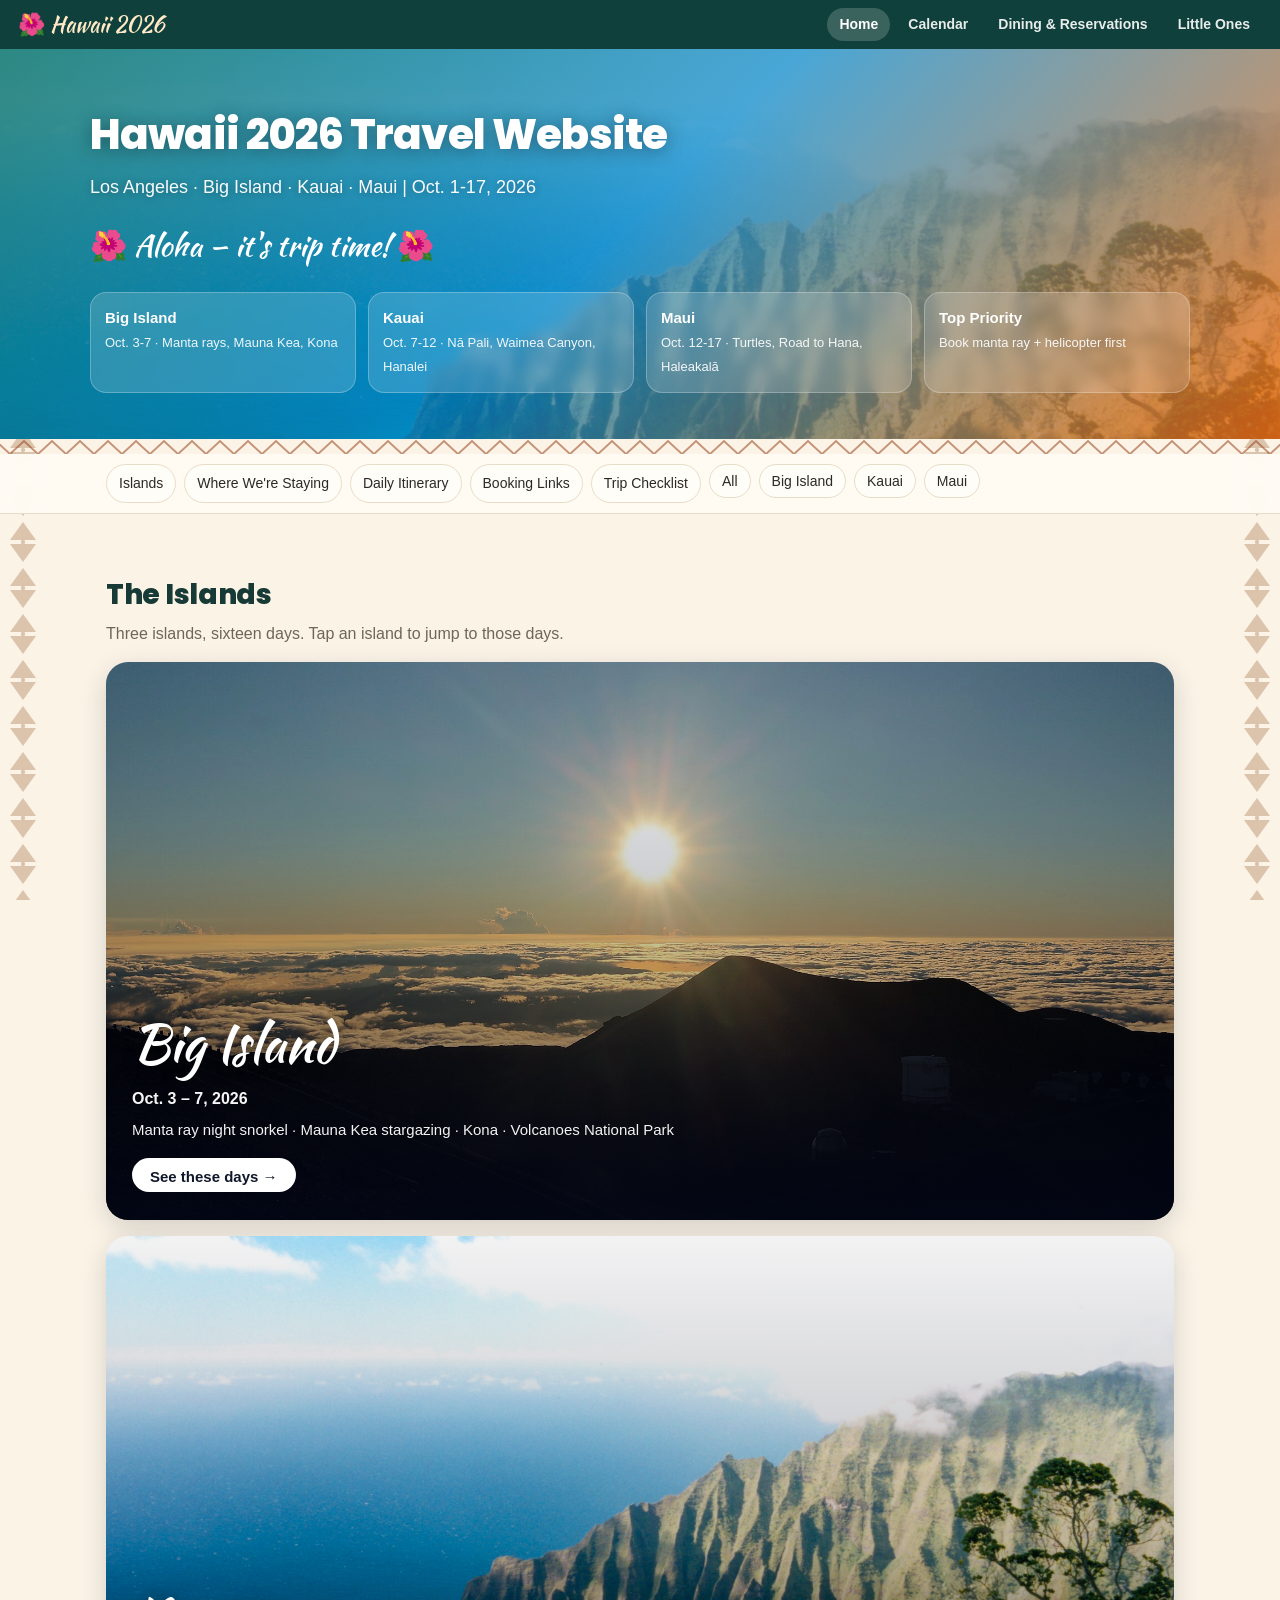
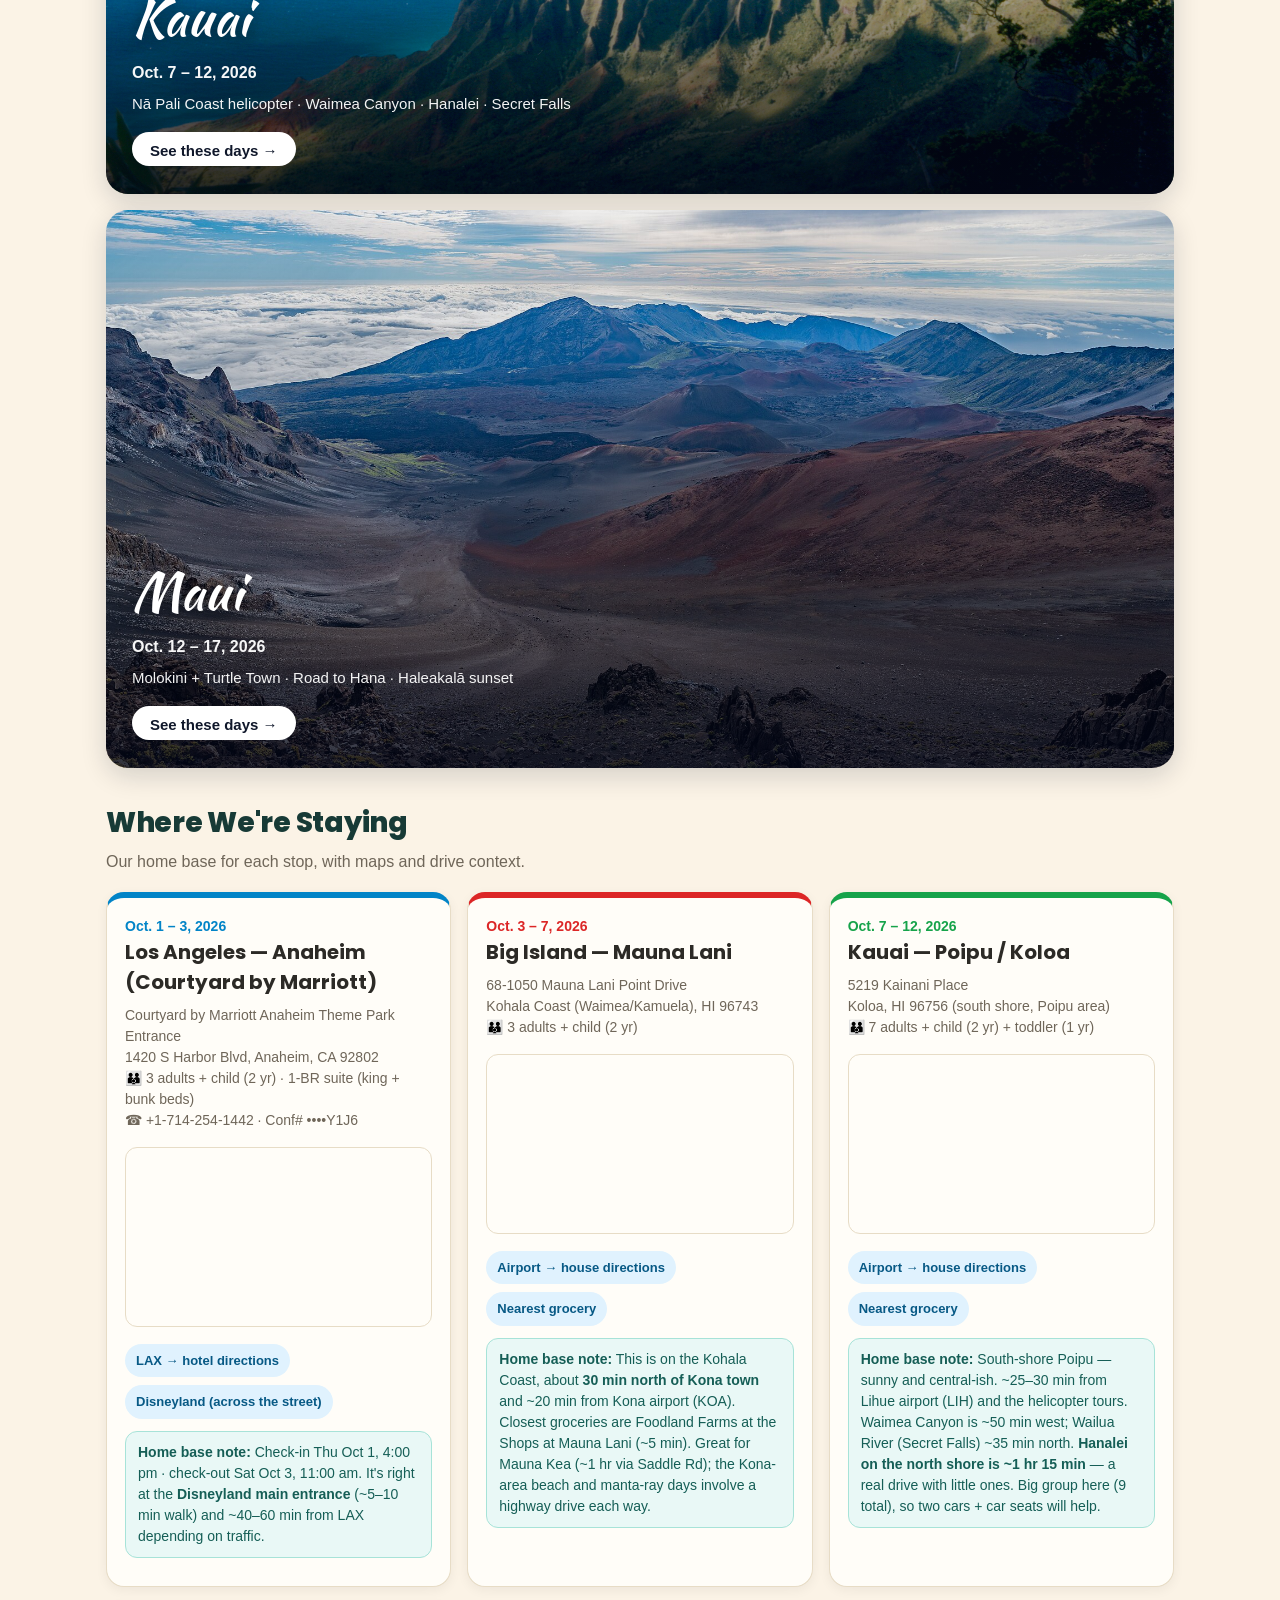
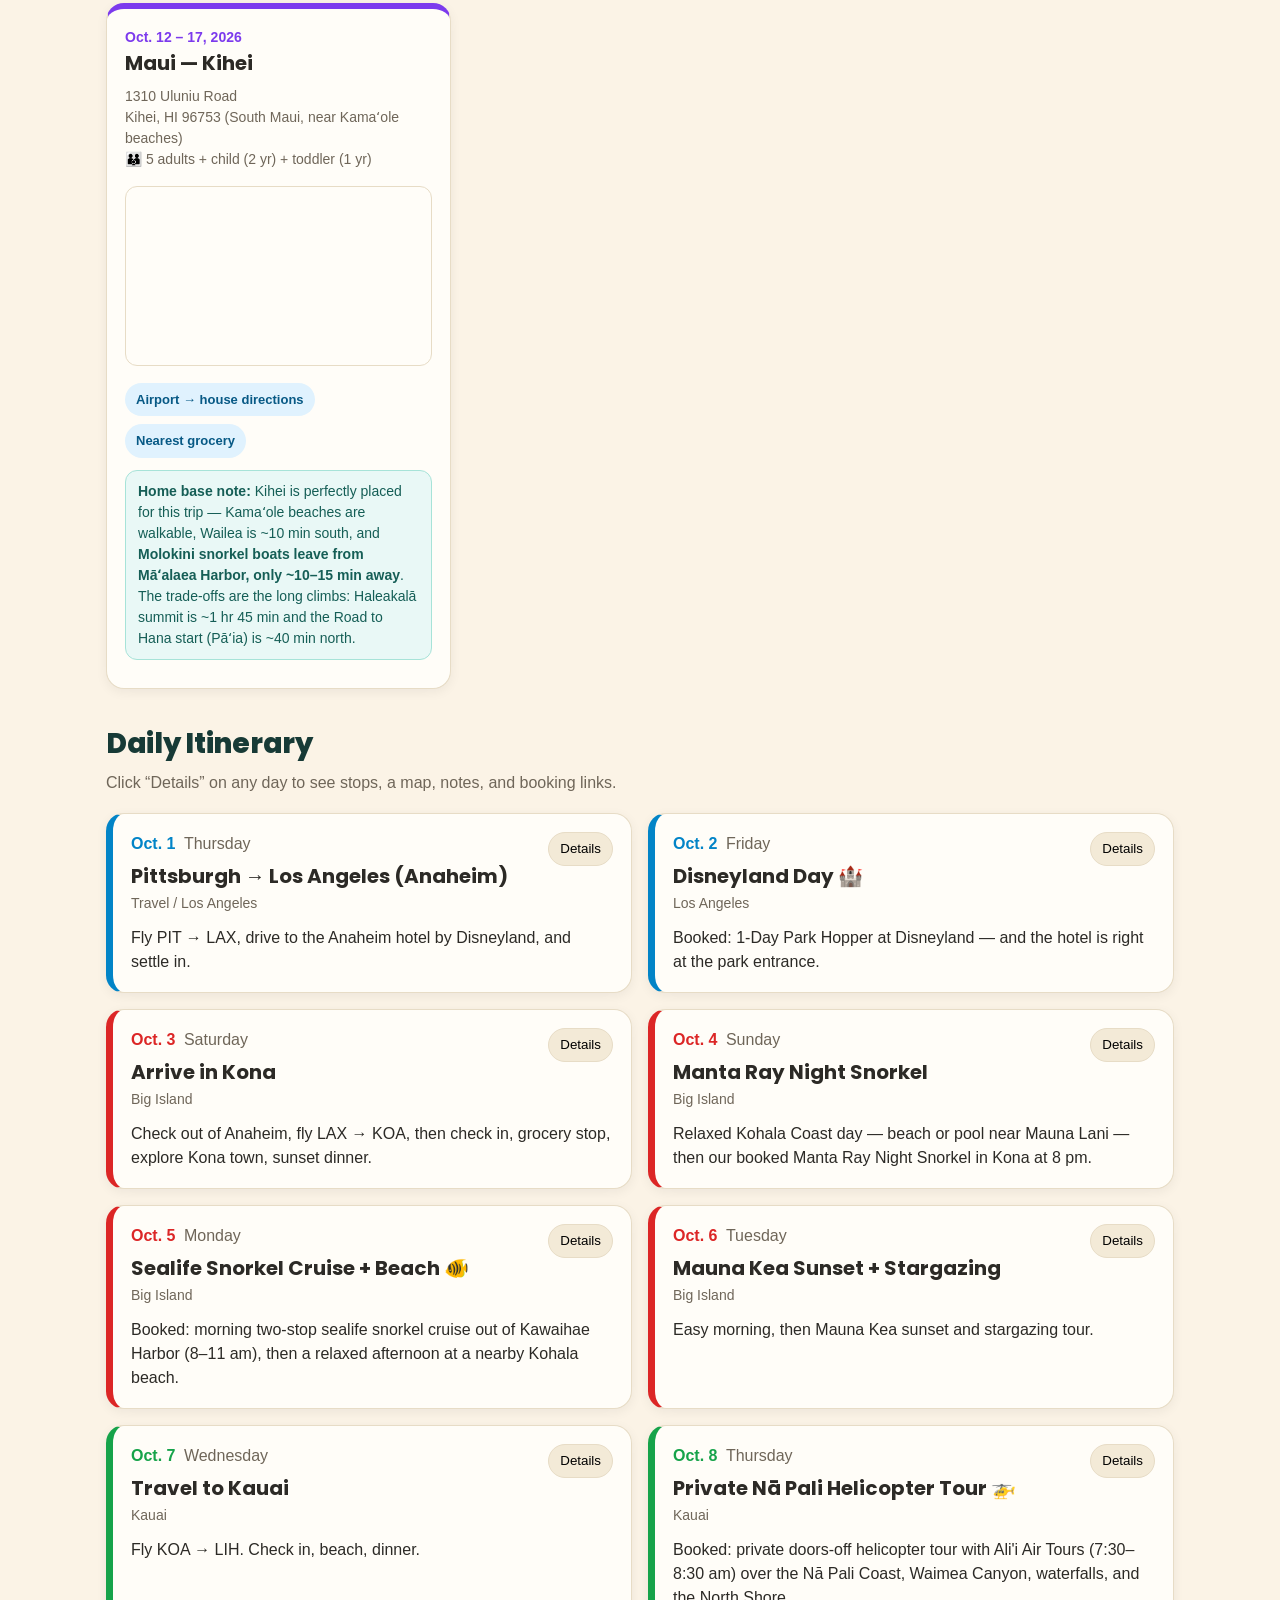
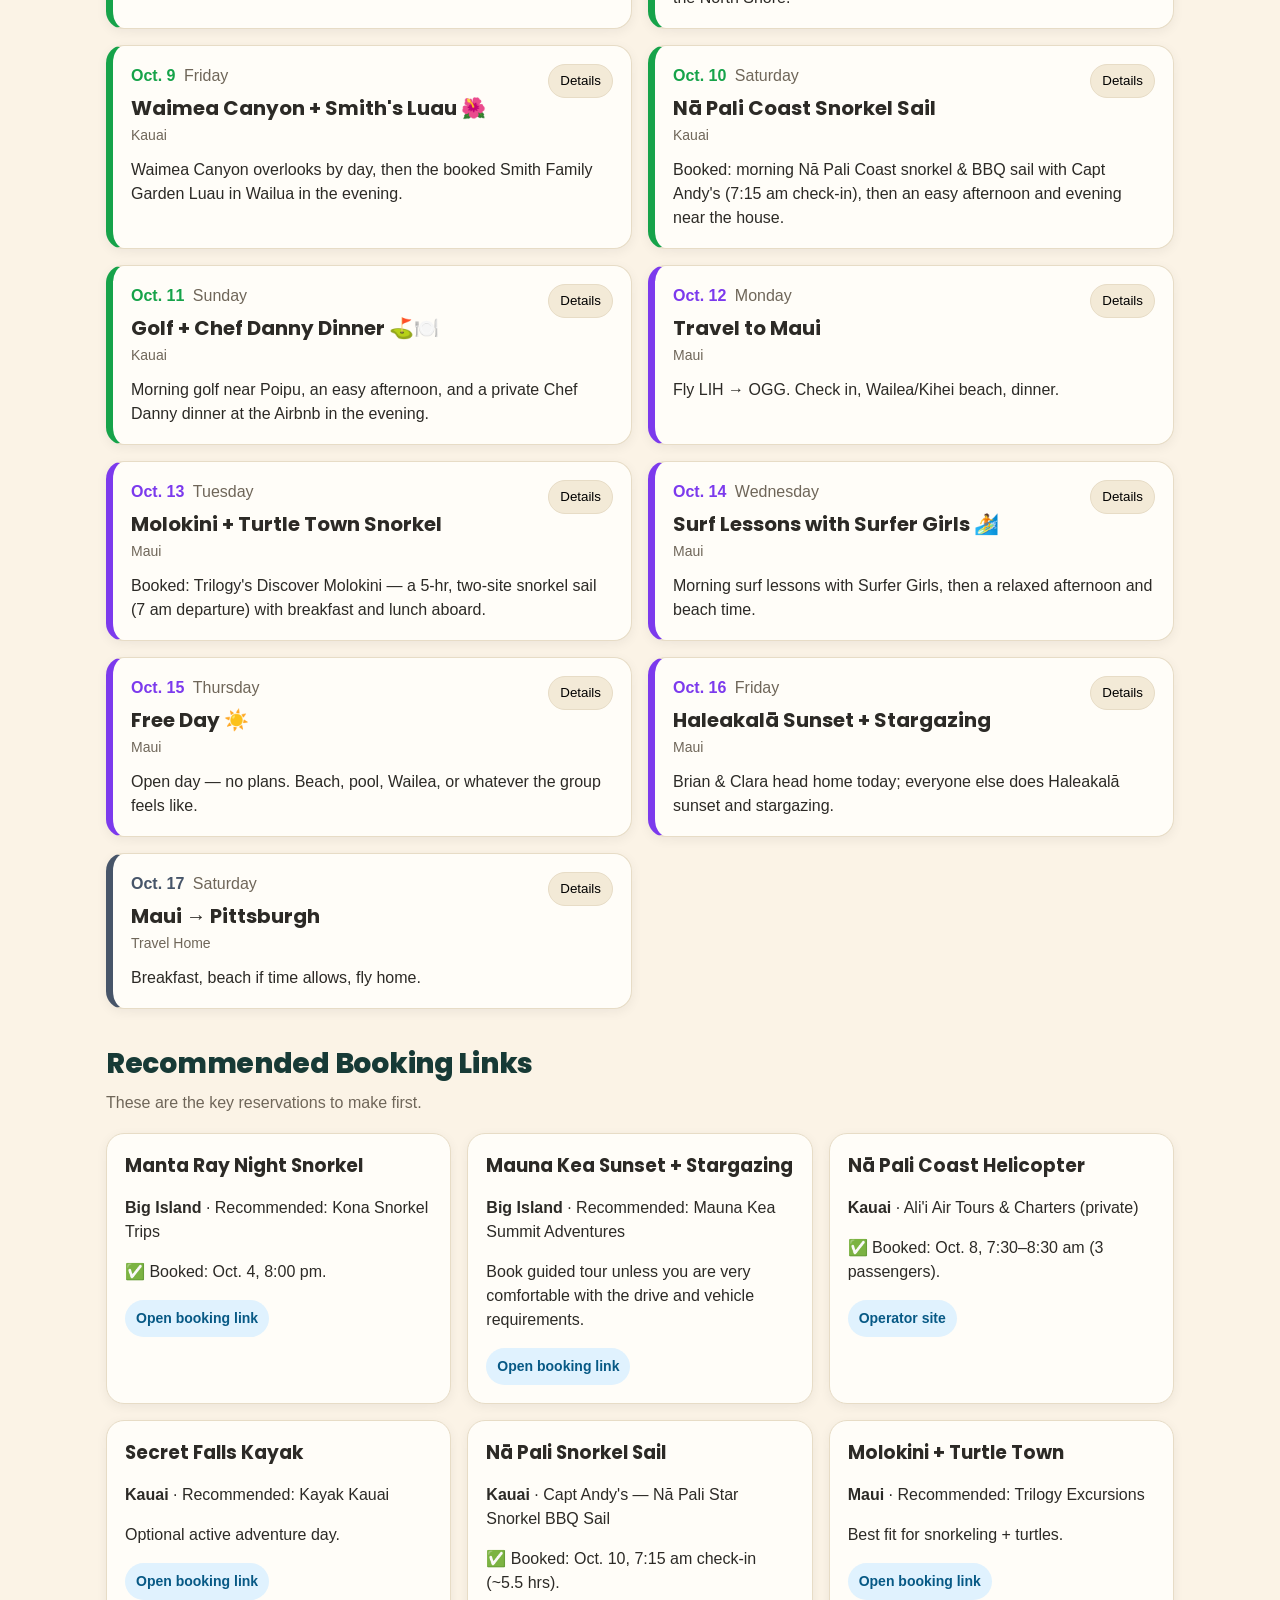
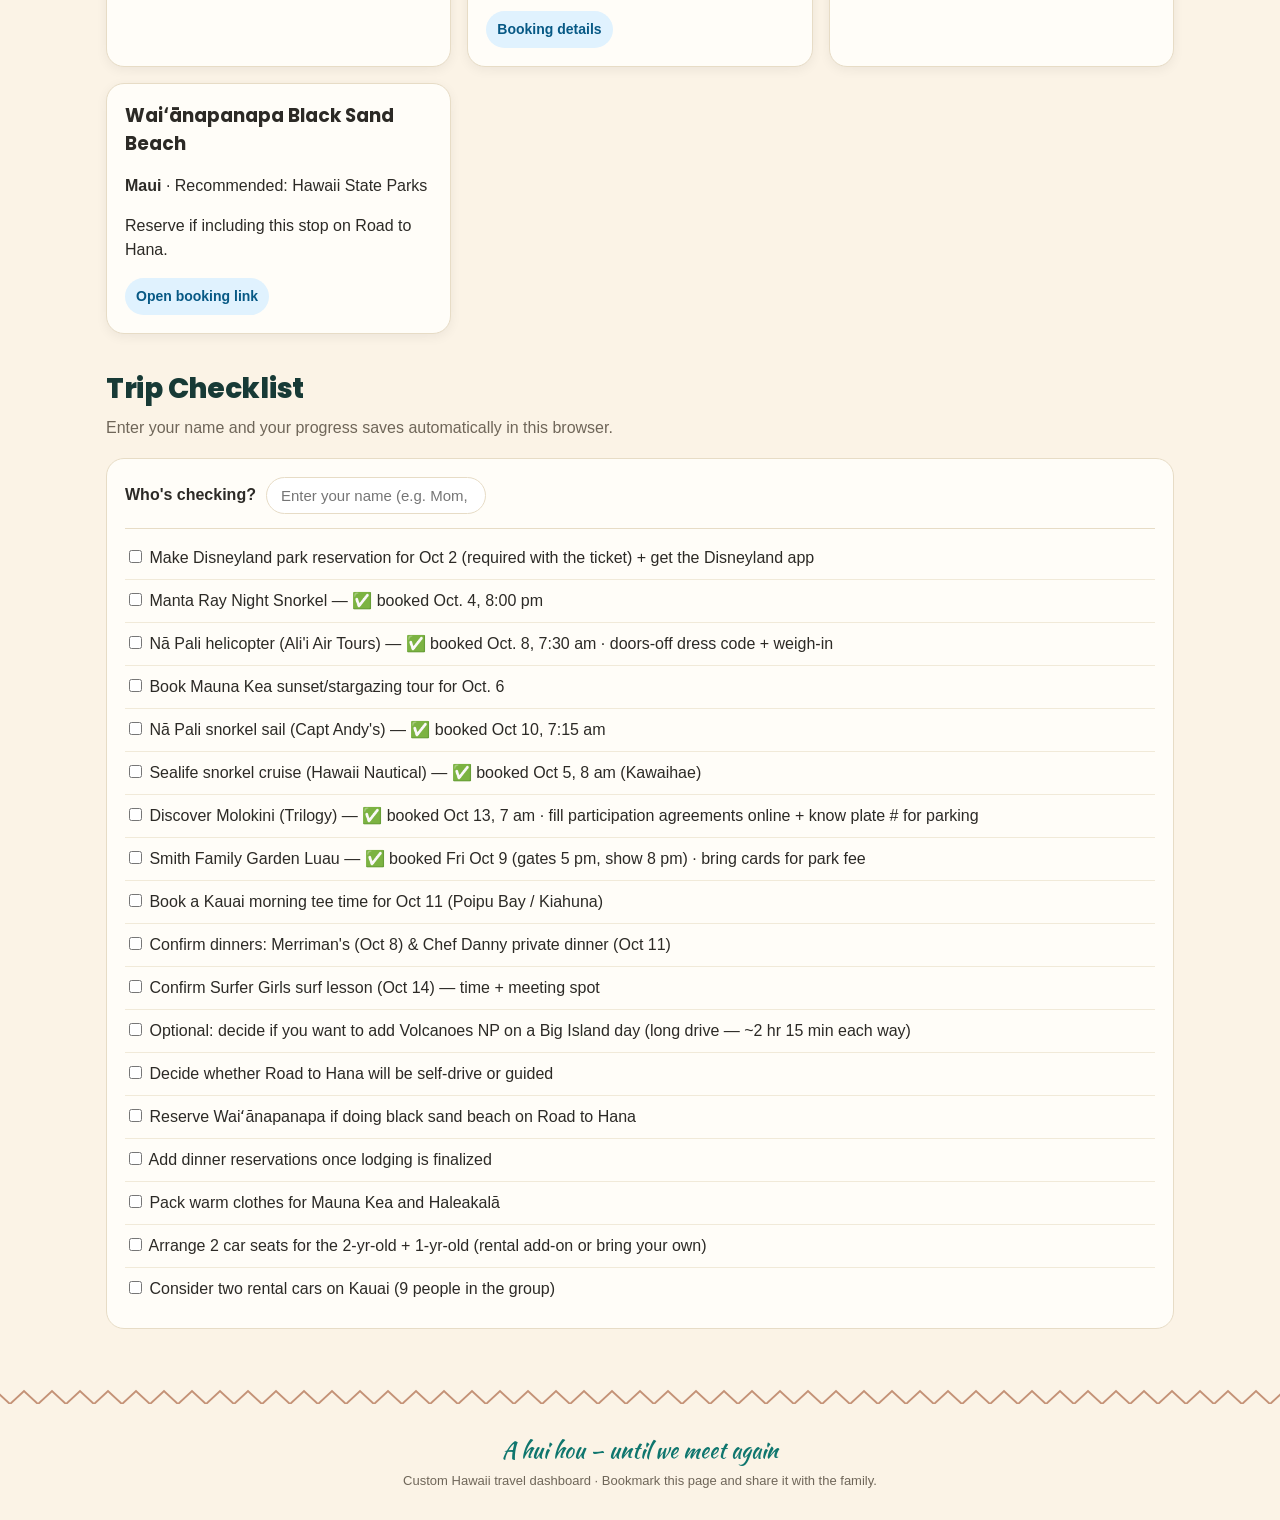
<file: index.html>
<!doctype html>
<html lang="en">
<head>
<meta charset="utf-8">
<meta name="viewport" content="width=device-width, initial-scale=1">
<title>Hawaii 2026 Travel Website</title>
<link rel="preconnect" href="https://fonts.googleapis.com">
<link rel="preconnect" href="https://fonts.gstatic.com" crossorigin>
<link href="https://fonts.googleapis.com/css2?family=Kaushan+Script&family=Poppins:wght@600;700;800&display=swap" rel="stylesheet">
<link rel="stylesheet" href="styles.css">
</head>
<body>
<div class="site-nav">
  <a class="brand" href="index.html">🌺 Hawaii 2026</a>
  <div class="site-links">
    <a class="site-link active" href="index.html">Home</a>
    <a class="site-link" href="calendar.html">Calendar</a>
    <a class="site-link" href="dining.html">Dining &amp; Reservations</a>
    <a class="site-link" href="littleones.html">Little Ones</a>
  </div>
</div>
<header>
  <div class="header-inner">
    <h1>Hawaii 2026 Travel Website</h1>
    <div class="subtitle">Los Angeles · Big Island · Kauai · Maui | Oct. 1-17, 2026</div>

    <div class="countdown" id="countdown">
      <span class="cd-label">Countdown to departure</span>
      <div class="cd-boxes">
        <div class="cd-box"><span id="cd-days">--</span><small>days</small></div>
        <div class="cd-box"><span id="cd-hours">--</span><small>hours</small></div>
        <div class="cd-box"><span id="cd-mins">--</span><small>mins</small></div>
        <div class="cd-box"><span id="cd-secs">--</span><small>secs</small></div>
      </div>
    </div>

    <div class="quick-grid">
      <div class="quick"><strong>Big Island</strong><span>Oct. 3-7 · Manta rays, Mauna Kea, Kona</span></div>
      <div class="quick"><strong>Kauai</strong><span>Oct. 7-12 · Nā Pali, Waimea Canyon, Hanalei</span></div>
      <div class="quick"><strong>Maui</strong><span>Oct. 12-17 · Turtles, Road to Hana, Haleakalā</span></div>
      <div class="quick"><strong>Top Priority</strong><span>Book manta ray + helicopter first</span></div>
    </div>
  </div>
</header>
<div class="tapa-band"></div>

<nav>
  <div class="nav-inner">
    <a href="#islands">Islands</a>
    <a href="#stays">Where We're Staying</a>
    <a href="#itinerary">Daily Itinerary</a>
    <a href="#bookings">Booking Links</a>
    <a href="#checklist">Trip Checklist</a>
    <button class="filter-btn" onclick="filterIsland('All', this)">All</button>
    <button class="filter-btn" onclick="filterIsland('Big Island', this)">Big Island</button>
    <button class="filter-btn" onclick="filterIsland('Kauai', this)">Kauai</button>
    <button class="filter-btn" onclick="filterIsland('Maui', this)">Maui</button>
  </div>
</nav>

<main>
  <section id="islands" class="islands">
    <div class="section-title">
      <div>
        <h2>The Islands</h2>
        <p>Three islands, sixteen days. Tap an island to jump to those days.</p>
      </div>
    </div>

    <div class="island-hero" style="background-image:url('images/bigisland.jpg')">
      <div class="ih-content">
        <h2>Big Island</h2>
        <div class="ih-dates">Oct. 3 – 7, 2026</div>
        <div class="ih-highlights">Manta ray night snorkel · Mauna Kea stargazing · Kona · Volcanoes National Park</div>
        <button class="ih-btn" onclick="goIsland('Big Island')">See these days →</button>
      </div>
    </div>

    <div class="island-hero" style="background-image:url('images/kauai.jpg')">
      <div class="ih-content">
        <h2>Kauai</h2>
        <div class="ih-dates">Oct. 7 – 12, 2026</div>
        <div class="ih-highlights">Nā Pali Coast helicopter · Waimea Canyon · Hanalei · Secret Falls</div>
        <button class="ih-btn" onclick="goIsland('Kauai')">See these days →</button>
      </div>
    </div>

    <div class="island-hero" style="background-image:url('images/maui.jpg')">
      <div class="ih-content">
        <h2>Maui</h2>
        <div class="ih-dates">Oct. 12 – 17, 2026</div>
        <div class="ih-highlights">Molokini + Turtle Town · Road to Hana · Haleakalā sunset</div>
        <button class="ih-btn" onclick="goIsland('Maui')">See these days →</button>
      </div>
    </div>
  </section>

  <section id="stays">
    <div class="section-title">
      <div>
        <h2>Where We're Staying</h2>
        <p>Our home base for each stop, with maps and drive context.</p>
      </div>
    </div>
    <div class="stays-grid">

      <div class="stay-card" style="--accent:#0284c7">
        <div class="stay-dates">Oct. 1 – 3, 2026</div>
        <h3>Los Angeles — Anaheim (Courtyard by Marriott)</h3>
        <p class="stay-addr">Courtyard by Marriott Anaheim Theme Park Entrance<br>1420 S Harbor Blvd, Anaheim, CA 92802<br>👪 3 adults + child (2 yr) · 1-BR suite (king + bunk beds)<br>☎ +1-714-254-1442 · Conf# ••••Y1J6</p>
        <iframe loading="lazy" referrerpolicy="no-referrer-when-downgrade"
          src="https://www.google.com/maps?q=1420%20South%20Harbor%20Boulevard%2C%20Anaheim%2C%20CA%2092802&output=embed"></iframe>
        <div class="stay-links">
          <a target="_blank" href="https://www.google.com/maps/dir/?api=1&origin=Los+Angeles+International+Airport&destination=1420+S+Harbor+Blvd+Anaheim+CA+92802">LAX → hotel directions</a>
          <a target="_blank" href="https://www.google.com/maps/search/?api=1&query=Disneyland+Park+main+entrance">Disneyland (across the street)</a>
        </div>
        <div class="drive" style="margin-top:12px">
          <strong>Home base note:</strong> Check-in Thu Oct 1, 4:00 pm · check-out Sat Oct 3, 11:00 am. It's right at the <strong>Disneyland main entrance</strong> (~5–10 min walk) and ~40–60 min from LAX depending on traffic.
        </div>
      </div>

      <div class="stay-card" style="--accent:#dc2626">
        <div class="stay-dates">Oct. 3 – 7, 2026</div>
        <h3>Big Island — Mauna Lani</h3>
        <p class="stay-addr">68-1050 Mauna Lani Point Drive<br>Kohala Coast (Waimea/Kamuela), HI 96743<br>👪 3 adults + child (2 yr)</p>
        <iframe loading="lazy" referrerpolicy="no-referrer-when-downgrade"
          src="https://www.google.com/maps?q=68-1050%20Mauna%20Lani%20Point%20Drive%2C%20Waimea%2C%20HI%2096743&output=embed"></iframe>
        <div class="stay-links">
          <a target="_blank" href="https://www.google.com/maps/dir/?api=1&origin=Kona+International+Airport&destination=68-1050+Mauna+Lani+Point+Drive+Waimea+HI+96743">Airport → house directions</a>
          <a target="_blank" href="https://www.google.com/maps/search/?api=1&query=Foodland+Farms+Shops+at+Mauna+Lani">Nearest grocery</a>
        </div>
        <div class="drive" style="margin-top:12px">
          <strong>Home base note:</strong> This is on the Kohala Coast, about <strong>30 min north of Kona town</strong> and ~20 min from Kona airport (KOA). Closest groceries are Foodland Farms at the Shops at Mauna Lani (~5 min). Great for Mauna Kea (~1 hr via Saddle Rd); the Kona-area beach and manta-ray days involve a highway drive each way.
        </div>
      </div>

      <div class="stay-card" style="--accent:#16a34a">
        <div class="stay-dates">Oct. 7 – 12, 2026</div>
        <h3>Kauai — Poipu / Koloa</h3>
        <p class="stay-addr">5219 Kainani Place<br>Koloa, HI 96756 (south shore, Poipu area)<br>👪 7 adults + child (2 yr) + toddler (1 yr)</p>
        <iframe loading="lazy" referrerpolicy="no-referrer-when-downgrade"
          src="https://www.google.com/maps?q=5219%20Kainani%20Place%2C%20Koloa%2C%20HI%2096756&output=embed"></iframe>
        <div class="stay-links">
          <a target="_blank" href="https://www.google.com/maps/dir/?api=1&origin=Lihue+Airport&destination=5219+Kainani+Place+Koloa+HI+96756">Airport → house directions</a>
          <a target="_blank" href="https://www.google.com/maps/search/?api=1&query=grocery+store+Koloa+Poipu+Kauai">Nearest grocery</a>
        </div>
        <div class="drive" style="margin-top:12px">
          <strong>Home base note:</strong> South-shore Poipu — sunny and central-ish. ~25–30 min from Lihue airport (LIH) and the helicopter tours. Waimea Canyon is ~50 min west; Wailua River (Secret Falls) ~35 min north. <strong>Hanalei on the north shore is ~1 hr 15 min</strong> — a real drive with little ones. Big group here (9 total), so two cars + car seats will help.
        </div>
      </div>

      <div class="stay-card" style="--accent:#7c3aed">
        <div class="stay-dates">Oct. 12 – 17, 2026</div>
        <h3>Maui — Kihei</h3>
        <p class="stay-addr">1310 Uluniu Road<br>Kihei, HI 96753 (South Maui, near Kamaʻole beaches)<br>👪 5 adults + child (2 yr) + toddler (1 yr)</p>
        <iframe loading="lazy" referrerpolicy="no-referrer-when-downgrade"
          src="https://www.google.com/maps?q=1310%20Uluniu%20Road%2C%20Kihei%2C%20HI%2096753&output=embed"></iframe>
        <div class="stay-links">
          <a target="_blank" href="https://www.google.com/maps/dir/?api=1&origin=Kahului+Airport&destination=1310+Uluniu+Road+Kihei+HI+96753">Airport → house directions</a>
          <a target="_blank" href="https://www.google.com/maps/search/?api=1&query=grocery+store+Kihei+Maui">Nearest grocery</a>
        </div>
        <div class="drive" style="margin-top:12px">
          <strong>Home base note:</strong> Kihei is perfectly placed for this trip — Kamaʻole beaches are walkable, Wailea is ~10 min south, and <strong>Molokini snorkel boats leave from Māʻalaea Harbor, only ~10–15 min away</strong>. The trade-offs are the long climbs: Haleakalā summit is ~1 hr 45 min and the Road to Hana start (Pāʻia) is ~40 min north.
        </div>
      </div>

    </div>
  </section>

  <section id="itinerary">
    <div class="section-title">
      <div>
        <h2>Daily Itinerary</h2>
        <p>Click “Details” on any day to see stops, a map, notes, and booking links.</p>
      </div>
    </div>
    <div class="day-grid" id="dayGrid">

    <article id="day-oct-1" class="day-card" data-island="Travel / Los Angeles" data-map="Courtyard by Marriott Anaheim Theme Park Entrance, 1420 S Harbor Blvd, Anaheim CA" style="--accent:#0284c7">
      <div class="day-top">
        <div>
          <div class="date">Oct. 1 <span>Thursday</span></div>
          <h3>Pittsburgh → Los Angeles (Anaheim)</h3>
          <p class="island">Travel / Los Angeles</p>
        </div>
        <button onclick="toggleCard(this)">Details</button>
      </div>
      <p class="summary">Fly PIT → LAX, drive to the Anaheim hotel by Disneyland, and settle in.</p>
      <div class="details">
        <ul><li>Fly PIT → LAX</li><li>Drive to Courtyard by Marriott, Anaheim (check-in 4:00 pm)</li><li>Casual dinner near the hotel</li></ul>
        <div class="drive">🚗 <strong>LAX → Anaheim hotel:</strong> ~40–60 min depending on traffic. <a target="_blank" href="https://www.google.com/maps/dir/?api=1&origin=Los+Angeles+International+Airport&destination=1420+S+Harbor+Blvd+Anaheim+CA+92802">LAX → hotel</a></div>
        <div class="note">🏨 <strong>Hotel:</strong> Courtyard by Marriott Anaheim Theme Park Entrance · 1420 S Harbor Blvd · check-in Thu Oct 1, 4:00 pm · <strong>Conf# ••••Y1J6</strong>. See <a href="index.html#stays">Where We're Staying</a>.</div>
      </div>
    </article>


    <article id="day-oct-2" class="day-card" data-island="Los Angeles" data-map="Disneyland Park, Anaheim CA" style="--accent:#0284c7">
      <div class="day-top">
        <div>
          <div class="date">Oct. 2 <span>Friday</span></div>
          <h3>Disneyland Day 🏰</h3>
          <p class="island">Los Angeles</p>
        </div>
        <button onclick="toggleCard(this)">Details</button>
      </div>
      <p class="summary">Booked: 1-Day Park Hopper at Disneyland — and the hotel is right at the park entrance.</p>
      <div class="details">
        <ul><li>Walk to Disneyland from the hotel (~5–10 min)</li><li>Park Hopper — Disneyland Park + Disney California Adventure</li><li>Lightning Lane Multi Pass included (make selections in the Disneyland app)</li><li>Start at Disneyland Park</li></ul>
        <div class="note">✅ <strong>Booked:</strong> 1-Day Tier 3 <strong>Park Hopper</strong> + Lightning Lane Multi Pass — <strong>Fri Oct 2</strong>, starting at Disneyland Park. 3 guests (Taylor, Timothy, Heidi); the 2-yr-old is free (under 3). Ticket conf# ••••3040 · park conf# ••••0576.</div>
        <div class="note">⚠️ <strong>Do this first:</strong> a <strong>park reservation is required</strong> in addition to the ticket — reserve Disneyland Park for Oct 2 in your Disney account, and download the Disneyland app for Lightning Lane.</div>
        <div class="links"><a target="_blank" href="https://disneyland.disney.go.com/">Disneyland — manage reservations</a></div>
      </div>
    </article>


    <article id="day-oct-3" class="day-card" data-island="Big Island" data-map="Kailua-Kona, Hawaii" style="--accent:#dc2626">
      <div class="day-top">
        <div>
          <div class="date">Oct. 3 <span>Saturday</span></div>
          <h3>Arrive in Kona</h3>
          <p class="island">Big Island</p>
        </div>
        <button onclick="toggleCard(this)">Details</button>
      </div>
      <p class="summary">Check out of Anaheim, fly LAX → KOA, then check in, grocery stop, explore Kona town, sunset dinner.</p>
      <div class="details">
        <ul><li>Check out of Anaheim hotel by 11:00 am</li><li>Drive to LAX, fly LAX → KOA</li><li>Check into house</li><li>Grocery stop</li><li>Explore Kona town</li><li>Sunset dinner</li></ul>
        <div class="drive">🚗 <strong>Morning (LA):</strong> Anaheim hotel → LAX ~40–60 min — leave a solid buffer for the flight. <a target="_blank" href="https://www.google.com/maps/dir/?api=1&origin=1420+S+Harbor+Blvd+Anaheim+CA+92802&destination=Los+Angeles+International+Airport">Hotel → LAX</a></div>
        <div class="drive">🚗 <strong>KOA airport → house:</strong> ~20 min. Grab groceries at the Shops at Mauna Lani (~5 min from house). Kona town for dinner/exploring is ~30 min south. <a target="_blank" href="https://www.google.com/maps/dir/?api=1&origin=Kona+International+Airport&destination=68-1050+Mauna+Lani+Point+Drive+Waimea+HI+96743">Airport → house</a></div>
        <div class="links"><a target="_blank" href="https://www.gohawaii.com/islands/hawaii-big-island/regions/kona">Explore Kona / Kailua-Kona</a></div>
      </div>
    </article>


    <article id="day-oct-4" class="day-card" data-island="Big Island" data-map="Honokohau Harbor, Kailua-Kona, HI" style="--accent:#dc2626">
      <div class="day-top">
        <div>
          <div class="date">Oct. 4 <span>Sunday</span></div>
          <h3>Manta Ray Night Snorkel</h3>
          <p class="island">Big Island</p>
        </div>
        <button onclick="toggleCard(this)">Details</button>
      </div>
      <p class="summary">Relaxed Kohala Coast day — beach or pool near Mauna Lani — then our booked Manta Ray Night Snorkel in Kona at 8 pm.</p>
      <div class="details">
        <ul><li>Relaxed morning near the house (beach / pool / Waikoloa)</li><li>Early dinner</li><li>Evening drive to Kona (~30 min)</li><li>Manta Ray Night Snorkel — 8:00 pm</li><li>Night drive back to Mauna Lani</li></ul>
        <div class="drive">🚗 <strong>House → Kona manta harbor:</strong> ~30 min each way; leave by ~7 pm and expect a dark drive back after the snorkel. <a target="_blank" href="https://www.google.com/maps/dir/?api=1&origin=68-1050+Mauna+Lani+Point+Drive+Waimea+HI+96743&destination=Honokohau+Harbor+Kailua-Kona+HI">Directions from our stay</a></div>
        <div class="note">✅ <strong>Booked:</strong> Manta Ray Night Snorkel — <strong>Oct 4, 8:00 pm</strong> with Kona Snorkel Trips. Check the operator's arrival time and what to bring.</div>
        <div class="links"><a target="_blank" href="https://konasnorkeltrips.com/snorkel-tours/manta-ray-snorkel-kona/">Kona Snorkel Trips — booking details</a></div>
      </div>
    </article>


    <article id="day-oct-5" class="day-card" data-island="Big Island" data-map="Kawaihae Harbor, Waimea, HI 96743" style="--accent:#dc2626">
      <div class="day-top">
        <div>
          <div class="date">Oct. 5 <span>Monday</span></div>
          <h3>Sealife Snorkel Cruise + Beach 🐠</h3>
          <p class="island">Big Island</p>
        </div>
        <button onclick="toggleCard(this)">Details</button>
      </div>
      <p class="summary">Booked: morning two-stop sealife snorkel cruise out of Kawaihae Harbor (8–11 am), then a relaxed afternoon at a nearby Kohala beach.</p>
      <div class="details">
        <ul><li>Check-in 7:40 am (arrive 20 min early) at Kawaihae Harbor</li><li>8–11 am two-stop sealife snorkel — 2 adults</li><li>Afternoon: Hapuna or Mauna Kea Beach (~10–15 min) / pool</li><li>Relaxed dinner</li></ul>
        <div class="drive">🚗 <strong>House → Kawaihae Harbor:</strong> ~15 min north. Meet at the south harbor basin (through Gate 1, follow to the ramp) — boat "Olohana." <a target="_blank" href="https://www.google.com/maps/dir/?api=1&origin=68-1050+Mauna+Lani+Point+Drive+Waimea+HI+96743&destination=Kawaihae+Harbor+Waimea+HI+96743">Directions from our stay</a></div>
        <div class="note">✅ <strong>Booked:</strong> Hawaii Nautical — <strong>Mauna Kea Two-Stop Sealife Snorkel</strong>, Mon Oct 5, <strong>8–11 am</strong>, 2 adults. Arrive 20 min prior. Bring swimsuit, towel, reef-safe sunscreen. Questions: (808) 234-7245.</div>
        <div class="links"><a target="_blank" href="https://www.google.com/maps/search/?api=1&query=Kawaihae+Harbor+South+Waimea+HI">Kawaihae Harbor map</a><a target="_blank" href="https://www.gohawaii.com/listing/hapuna-beach-state-recreation-area/442">Hapuna Beach</a></div>
      </div>
    </article>


    <article id="day-oct-6" class="day-card" data-island="Big Island" data-map="Mauna Kea, Hawaii" style="--accent:#dc2626">
      <div class="day-top">
        <div>
          <div class="date">Oct. 6 <span>Tuesday</span></div>
          <h3>Mauna Kea Sunset + Stargazing</h3>
          <p class="island">Big Island</p>
        </div>
        <button onclick="toggleCard(this)">Details</button>
      </div>
      <p class="summary">Easy morning, then Mauna Kea sunset and stargazing tour.</p>
      <div class="details">
        <ul><li>Sleep in / relaxed morning</li><li>Lunch in Kona</li><li>Afternoon pickup or drive to tour meeting point</li><li>Mauna Kea sunset</li><li>Stargazing after dark</li></ul>
        <div class="drive">🚗 <strong>House → Mauna Kea Visitor Station:</strong> ~1 hr via Waikoloa Rd → Saddle Rd (Daniel K. Inouye Hwy). This is one of the closer big activities to our stay. Bring warm layers — it's freezing at elevation. <a target="_blank" href="https://www.google.com/maps/dir/?api=1&origin=68-1050+Mauna+Lani+Point+Drive+Waimea+HI+96743&destination=Mauna+Kea+Visitor+Information+Station">Directions from our stay</a></div>
        <div class="note"><strong>Booking note:</strong> Bring warm clothes. It can be surprisingly cold at elevation.</div>
        <div class="links"><a target="_blank" href="https://maunakea.com/">Book: Mauna Kea Summit Adventures</a><a target="_blank" href="https://maunakeasunset.com/">Alternative: Mauna Kea Sunset</a></div>
      </div>
    </article>


    <article id="day-oct-7" class="day-card" data-island="Kauai" data-map="Lihue Airport, Kauai" style="--accent:#16a34a">
      <div class="day-top">
        <div>
          <div class="date">Oct. 7 <span>Wednesday</span></div>
          <h3>Travel to Kauai</h3>
          <p class="island">Kauai</p>
        </div>
        <button onclick="toggleCard(this)">Details</button>
      </div>
      <p class="summary">Fly KOA → LIH. Check in, beach, dinner.</p>
      <div class="details">
        <ul><li>Fly KOA → LIH</li><li>Check in</li><li>Nearby beach</li><li>Easy dinner</li></ul>
        <div class="drive">🚗 <strong>Morning (Big Island):</strong> Mauna Lani → Kona airport (KOA) ~20 min; return the rental / drop bags before the KOA → LIH flight. <a target="_blank" href="https://www.google.com/maps/dir/?api=1&origin=68-1050+Mauna+Lani+Point+Drive+Waimea+HI+96743&destination=Kona+International+Airport">House → KOA</a><br>🚗 <strong>Afternoon (Kauai):</strong> LIH → Koloa/Poipu house ~25–30 min. <a target="_blank" href="https://www.google.com/maps/dir/?api=1&origin=Lihue+Airport&destination=5219+Kainani+Place+Koloa+HI+96756">LIH → house</a></div>
      </div>
    </article>


    <article id="day-oct-8" class="day-card" data-island="Kauai" data-map="3745 Ahukini Road, Lihue, HI 96766" style="--accent:#16a34a">
      <div class="day-top">
        <div>
          <div class="date">Oct. 8 <span>Thursday</span></div>
          <h3>Private Nā Pali Helicopter Tour 🚁</h3>
          <p class="island">Kauai</p>
        </div>
        <button onclick="toggleCard(this)">Details</button>
      </div>
      <p class="summary">Booked: private doors-off helicopter tour with Ali'i Air Tours (7:30–8:30 am) over the Nā Pali Coast, Waimea Canyon, waterfalls, and the North Shore.</p>
      <div class="details">
        <ul><li>Check-in 6:45 am (45 min before) at Lihue Airport commuter terminal</li><li>7:30–8:30 am private flight — 3 passengers</li><li>Relaxing afternoon</li><li>Dinner at Merriman's, Poipu (reservation)</li></ul>
        <div class="drive">🚗 <strong>House → Lihue Airport:</strong> ~30 min from Poipu — leave by ~6:10 am for the 6:45 check-in. Meet at the commuter terminal on 3745 Ahukini Rd (between FedEx &amp; UPS); free permit parking. <a target="_blank" href="https://www.google.com/maps/dir/?api=1&origin=5219+Kainani+Place+Koloa+HI+96756&destination=3745+Ahukini+Road+Lihue+HI+96766">Directions from our stay</a></div>
        <div class="note">✅ <strong>Booked:</strong> Ali'i Air Tours &amp; Charters — Private Kauai Helicopter Tour, <strong>Thu Oct 8, 7:30–8:30 am</strong>, 3 passengers. Check-in 45 min prior. Info: (808) 633-2587 · iflykauai.com.</div>
        <div class="note">⚠️ <strong>Doors-off prep:</strong> fitted jacket/sweater, long pants, closed-toe shoes (no flip-flops); hair securely tied back (no claw clips); no large earrings or hats; every camera/GoPro/phone needs a strap or lanyard (1 photo device per person). <strong>All passengers are weighed at check-in.</strong> Min age 7 &amp; 40 lb, so the little ones can't fly — 3 adults go. Weather can adjust or cancel the flight up to 30 min before.</div>
        <div class="note">🍽️ <strong>Dinner reservation:</strong> Merriman's Fish House, Poipu (Kukuiʻula) — ~10 min from the house.</div>
        <div class="links"><a target="_blank" href="https://iflykauai.com/">Ali'i Air Tours — iflykauai.com</a><a target="_blank" href="https://www.google.com/maps/search/?api=1&query=Merriman's+Fish+House+Poipu+Kauai">Merriman's map</a></div>
      </div>
    </article>


    <article id="day-oct-9" class="day-card" data-island="Kauai" data-map="Waimea Canyon State Park, Kauai" style="--accent:#16a34a">
      <div class="day-top">
        <div>
          <div class="date">Oct. 9 <span>Friday</span></div>
          <h3>Waimea Canyon + Smith's Luau 🌺</h3>
          <p class="island">Kauai</p>
        </div>
        <button onclick="toggleCard(this)">Details</button>
      </div>
      <p class="summary">Waimea Canyon overlooks by day, then the booked Smith Family Garden Luau in Wailua in the evening.</p>
      <div class="details">
        <ul><li>Waimea Canyon + Puʻu Hinahina lookouts (Kōkeʻe if clear)</li><li>Head back / rest in the afternoon</li><li>Evening: Smith Family Garden Luau, Wailua Marina</li></ul>
        <div class="drive">🚗 <strong>House → Waimea Canyon Lookout:</strong> ~50 min winding climb (plan snacks/stops for the little ones; check for fog up top). <a target="_blank" href="https://www.google.com/maps/dir/?api=1&origin=5219+Kainani+Place+Koloa+HI+96756&destination=Waimea+Canyon+Lookout+Kauai">To Waimea Canyon</a></div>
        <div class="drive">🚗 <strong>House → Smith's / Wailua Marina:</strong> ~40 min northeast (opposite direction from the canyon). Gates open 5 pm, so plan the canyon for the morning and head back with time to spare. <a target="_blank" href="https://www.google.com/maps/dir/?api=1&origin=5219+Kainani+Place+Koloa+HI+96756&destination=Wailua+Marina+3-5971+Kuhio+Highway+Kapaa+HI+96746">To Smith's / Wailua Marina</a></div>
        <div class="note">✅ <strong>Booked:</strong> Smith Family Garden Luau — <strong>Fri Oct 9</strong>, 7 adults + 2 little ones. Check in under the reservation name. <strong>Times:</strong> 5 pm gates/gardens · 6 pm imu ceremony + dinner · 8 pm luau show. At Wailua Marina, 3-5971 Kuhio Hwy, Kapaa (~5.5 mi north of Lihue Airport).</div>
        <div class="note">⚠️ <strong>Heads-up:</strong> a Hawaiʻi State Park fee is collected on arrival — <strong>$10/vehicle parking + $5/person entrance</strong> (credit card only; waived for HI residents). The 8 pm show runs late for toddlers, so plan naps. Cancellations need 24 hrs' notice.</div>
        <div class="links"><a target="_blank" href="https://dlnr.hawaii.gov/dsp/parks/kauai/waimea-canyon-state-park/">Waimea Canyon State Park</a><a target="_blank" href="https://smithskauai.com/luau/">Smith Family Garden Luau</a></div>
      </div>
    </article>


    <article id="day-oct-10" class="day-card" data-island="Kauai" data-map="Port Allen Marina Center, Eleele, HI" style="--accent:#16a34a">
      <div class="day-top">
        <div>
          <div class="date">Oct. 10 <span>Saturday</span></div>
          <h3>Nā Pali Coast Snorkel Sail</h3>
          <p class="island">Kauai</p>
        </div>
        <button onclick="toggleCard(this)">Details</button>
      </div>
      <p class="summary">Booked: morning Nā Pali Coast snorkel &amp; BBQ sail with Capt Andy's (7:15 am check-in), then an easy afternoon and evening near the house.</p>
      <div class="details">
        <ul><li>7:15 am check-in at Port Allen Marina (Eleele)</li><li>5.5-hr Nā Pali Star snorkel + BBQ sail — back ~1:30 pm</li><li>Afternoon rest / beach near the house</li><li>Easy dinner (luau was last night — take it slow)</li></ul>
        <div class="drive">🚗 <strong>House → Port Allen Marina:</strong> ~20 min west. Leave by ~6:40 am to make the 7:15 check-in — allow time for parking. <a target="_blank" href="https://www.google.com/maps/dir/?api=1&origin=5219+Kainani+Place+Koloa+HI+96756&destination=Port+Allen+Marina+Center+4353+Waialo+Road+Eleele+HI+96705">Directions from our stay</a></div>
        <div class="note">✅ <strong>Booked:</strong> Capt Andy's <strong>Nā Pali Star Snorkel BBQ Sail</strong> — <strong>Oct 10, 7:15 am check-in</strong>, ~5.5 hrs (returns ~1:30 pm). Includes continental breakfast, BBQ lunch, drinks, and snorkel gear. Bring reef-safe sunscreen, towels, and layers for the boat.</div>
        <div class="links"><a target="_blank" href="https://www.napali.com/star/snorkel/">Capt Andy's — booking details</a></div>
      </div>
    </article>


    <article id="day-oct-11" class="day-card" data-island="Kauai" data-map="Poipu Bay Golf Course, Koloa, HI" style="--accent:#16a34a">
      <div class="day-top">
        <div>
          <div class="date">Oct. 11 <span>Sunday</span></div>
          <h3>Golf + Chef Danny Dinner ⛳🍽️</h3>
          <p class="island">Kauai</p>
        </div>
        <button onclick="toggleCard(this)">Details</button>
      </div>
      <p class="summary">Morning golf near Poipu, an easy afternoon, and a private Chef Danny dinner at the Airbnb in the evening.</p>
      <div class="details">
        <ul><li>Morning tee time (Poipu Bay or Kiahuna, both nearby)</li><li>Afternoon beach / pool near the house</li><li>Evening: private Chef Danny dinner at the Airbnb</li></ul>
        <div class="drive">🚗 <strong>Golf close by:</strong> Poipu Bay Golf Course and Kiahuna Golf Club are ~5–10 min from the house. <a target="_blank" href="https://www.google.com/maps/dir/?api=1&origin=5219+Kainani+Place+Koloa+HI+96756&destination=Poipu+Bay+Golf+Course+Koloa+HI">To Poipu Bay Golf</a></div>
        <div class="note">🍽️ <strong>Dinner in tonight:</strong> Chef Danny cooks a private dinner at the Airbnb — no need to go out. Confirm the menu, timing, and any dietary notes ahead.</div>
        <div class="note">Optional: Hanalei &amp; the north shore are gorgeous but ~1 hr 15 min each way from Poipu — save that for a full day if the group wants it.</div>
      </div>
    </article>


    <article id="day-oct-12" class="day-card" data-island="Maui" data-map="Kahului Airport, Maui" style="--accent:#7c3aed">
      <div class="day-top">
        <div>
          <div class="date">Oct. 12 <span>Monday</span></div>
          <h3>Travel to Maui</h3>
          <p class="island">Maui</p>
        </div>
        <button onclick="toggleCard(this)">Details</button>
      </div>
      <p class="summary">Fly LIH → OGG. Check in, Wailea/Kihei beach, dinner.</p>
      <div class="details">
        <ul><li>Fly LIH → OGG</li><li>Check in</li><li>Wailea or Kihei beach</li><li>Dinner</li></ul>
        <div class="drive">🚗 <strong>Morning (Kauai):</strong> Poipu house → LIH ~25–30 min. <strong>Afternoon (Maui):</strong> OGG → Kihei house ~20 min. <a target="_blank" href="https://www.google.com/maps/dir/?api=1&origin=Kahului+Airport&destination=1310+Uluniu+Road+Kihei+HI+96753">OGG → house</a></div>
        <div class="links"><a target="_blank" href="https://www.theshopsatwailea.com/">Shops at Wailea</a></div>
      </div>
    </article>


    <article id="day-oct-13" class="day-card" data-island="Maui" data-map="Molokini, Maui" style="--accent:#7c3aed">
      <div class="day-top">
        <div>
          <div class="date">Oct. 13 <span>Tuesday</span></div>
          <h3>Molokini + Turtle Town Snorkel</h3>
          <p class="island">Maui</p>
        </div>
        <button onclick="toggleCard(this)">Details</button>
      </div>
      <p class="summary">Booked: Trilogy's Discover Molokini — a 5-hr, two-site snorkel sail (7 am departure) with breakfast and lunch aboard.</p>
      <div class="details">
        <ul><li>Check-in 6:30 am (30 min prior) at Māʻalaea Harbor, Slip #99</li><li>7:00 am departure — 5-hr sail, two snorkel sites — 5 adults</li><li>Continental breakfast + hot lunch aboard; 2 adult beverages (21+) on the return</li><li>Afternoon pool/beach, dinner in Wailea/Kihei</li></ul>
        <div class="drive">🚗 <strong>House → Māʻalaea Harbor:</strong> ~20 min from Kihei. Slip #99 is across from the Māʻalaea General Store (Shops side — odd-numbered slips). Add ~10 min to park &amp; walk; parking is a <strong>QR-code pay lot — know your license plate #</strong>. <a target="_blank" href="https://www.google.com/maps/dir/?api=1&origin=1310+Uluniu+Road+Kihei+HI+96753&destination=Maalaea+Harbor+Slip+99+Maui">Directions from our stay</a></div>
        <div class="note">✅ <strong>Booked:</strong> Trilogy — Discover Molokini, <strong>Tue Oct 13, 7:00 am</strong> (check-in 6:30), 5 adults. <strong>Complete each guest's participation agreement online beforehand.</strong> Bring ID for beverages. Info: 808-874-5649.</div>
        <div class="note">🎒 <strong>Bring:</strong> swimsuit, towel, reef-safe (zinc/titanium) sunscreen, a light jacket for the early sail, camera in a zip-lock, and rubber-soled/deck shoes. No full-face masks allowed. (The 2 little ones aren't on this booking — 5 adults sail.)</div>
        <div class="links"><a target="_blank" href="https://sailtrilogy.com/tour/discover-molokini">Trilogy — Discover Molokini</a></div>
      </div>
    </article>


    <article id="day-oct-14" class="day-card" data-island="Maui" data-map="Kihei, Maui" style="--accent:#7c3aed">
      <div class="day-top">
        <div>
          <div class="date">Oct. 14 <span>Wednesday</span></div>
          <h3>Surf Lessons with Surfer Girls 🏄</h3>
          <p class="island">Maui</p>
        </div>
        <button onclick="toggleCard(this)">Details</button>
      </div>
      <p class="summary">Morning surf lessons with Surfer Girls, then a relaxed afternoon and beach time.</p>
      <div class="details">
        <ul><li>Morning surf lesson with Surfer Girls</li><li>Rinse off + lunch</li><li>Easy afternoon / beach near the house</li></ul>
        <div class="note">🏄 <strong>Surf lesson:</strong> confirm the meeting spot, time, and what to bring with Surfer Girls. Rash guards and reef-safe sunscreen recommended; it's a great activity for the older kids/adults.</div>
        <div class="note">Optional (swapped out for the surf day): the Road to Hana is a long, winding full-day drive — if part of the group still wants it another day, leave early and keep stops light. <a target="_blank" href="https://gostateparks.hawaii.gov/waianapanapa">Waiʻānapanapa reservations</a> · <a target="_blank" href="https://www.gohawaii.com/islands/maui/regions/east-maui/road-to-hana">Road to Hana overview</a></div>
      </div>
    </article>


    <article id="day-oct-15" class="day-card" data-island="Maui" data-map="Wailea Beach, Maui" style="--accent:#7c3aed">
      <div class="day-top">
        <div>
          <div class="date">Oct. 15 <span>Thursday</span></div>
          <h3>Free Day ☀️</h3>
          <p class="island">Maui</p>
        </div>
        <button onclick="toggleCard(this)">Details</button>
      </div>
      <p class="summary">Open day — no plans. Beach, pool, Wailea, or whatever the group feels like.</p>
      <div class="details">
        <ul><li>Wailea Beach or Ulua Beach</li><li>Pool/resort time</li><li>Shops at Wailea</li><li>Sunset dinner</li></ul>
        <div class="drive">🚗 <strong>Easy day:</strong> Kamaʻole beaches are right by the house; Wailea Beach and the Shops at Wailea are ~10 min south. Perfect low-key day with the kids. <a target="_blank" href="https://www.google.com/maps/dir/?api=1&origin=1310+Uluniu+Road+Kihei+HI+96753&destination=Wailea+Beach+Maui">Directions to Wailea</a></div>
        <div class="links"><a target="_blank" href="https://www.gohawaii.com/listing/wailea-beach/442">Wailea Beach</a><a target="_blank" href="https://www.gohawaii.com/listing/ulua-beach/442">Ulua Beach</a></div>
      </div>
    </article>


    <article id="day-oct-16" class="day-card" data-island="Maui" data-map="Haleakala National Park" style="--accent:#7c3aed">
      <div class="day-top">
        <div>
          <div class="date">Oct. 16 <span>Friday</span></div>
          <h3>Haleakalā Sunset + Stargazing</h3>
          <p class="island">Maui</p>
        </div>
        <button onclick="toggleCard(this)">Details</button>
      </div>
      <p class="summary">Brian &amp; Clara head home today; everyone else does Haleakalā sunset and stargazing.</p>
      <div class="details">
        <div class="note">✈️ <strong>Brian &amp; Clara depart today</strong> — plan their drop-off at Kahului (OGG, ~20 min from the house).</div>
        <ul><li>Relaxed morning</li><li>Early dinner/snacks packed</li><li>Drive to Haleakalā</li><li>Sunset above the clouds</li><li>Stay for stars after dark</li></ul>
        <div class="drive">🚗 <strong>House → Haleakalā summit:</strong> ~1 hr 45 min, climbing to 10,000 ft — it's ~30°F colder at the top and dark on the way down. Pack real winter layers, top off the gas tank, and decide if the little ones are up for the late, cold night. <a target="_blank" href="https://www.google.com/maps/dir/?api=1&origin=1310+Uluniu+Road+Kihei+HI+96753&destination=Haleakala+National+Park+Summit">Directions from our stay</a></div>
        <div class="note"><strong>Booking note:</strong> Sunset does not require the same sunrise reservation, but check park information before the trip.</div>
        <div class="links"><a target="_blank" href="https://www.nps.gov/hale/index.htm">Haleakalā National Park</a></div>
      </div>
    </article>


    <article id="day-oct-17" class="day-card" data-island="Travel Home" data-map="Kahului Airport, Maui" style="--accent:#475569">
      <div class="day-top">
        <div>
          <div class="date">Oct. 17 <span>Saturday</span></div>
          <h3>Maui → Pittsburgh</h3>
          <p class="island">Travel Home</p>
        </div>
        <button onclick="toggleCard(this)">Details</button>
      </div>
      <p class="summary">Breakfast, beach if time allows, fly home.</p>
      <div class="details">
        <ul><li>Breakfast</li><li>Final beach walk if time allows</li><li>Fly OGG → PIT</li></ul>
        <div class="drive">🚗 <strong>Morning:</strong> Kihei house → Kahului airport (OGG) ~20 min. Build in buffer for the rental return and a long travel day home with kids. <a target="_blank" href="https://www.google.com/maps/dir/?api=1&origin=1310+Uluniu+Road+Kihei+HI+96753&destination=Kahului+Airport">House → OGG</a></div>
      </div>
    </article>

    </div>
  </section>

  <section id="bookings">
    <div class="section-title">
      <div>
        <h2>Recommended Booking Links</h2>
        <p>These are the key reservations to make first.</p>
      </div>
    </div>
    <div class="booking-grid">

    <div class="booking-card">
      <h3>Manta Ray Night Snorkel</h3>
      <p><strong>Big Island</strong> · Recommended: Kona Snorkel Trips</p>
      <p>✅ Booked: Oct. 4, 8:00 pm.</p>
      <a target="_blank" href="https://konasnorkeltrips.com/snorkel-tours/manta-ray-snorkel-kona/">Open booking link</a>
    </div>


    <div class="booking-card">
      <h3>Mauna Kea Sunset + Stargazing</h3>
      <p><strong>Big Island</strong> · Recommended: Mauna Kea Summit Adventures</p>
      <p>Book guided tour unless you are very comfortable with the drive and vehicle requirements.</p>
      <a target="_blank" href="https://maunakea.com/">Open booking link</a>
    </div>


    <div class="booking-card">
      <h3>Nā Pali Coast Helicopter</h3>
      <p><strong>Kauai</strong> · Ali'i Air Tours &amp; Charters (private)</p>
      <p>✅ Booked: Oct. 8, 7:30–8:30 am (3 passengers).</p>
      <a target="_blank" href="https://iflykauai.com/">Operator site</a>
    </div>


    <div class="booking-card">
      <h3>Secret Falls Kayak</h3>
      <p><strong>Kauai</strong> · Recommended: Kayak Kauai</p>
      <p>Optional active adventure day.</p>
      <a target="_blank" href="https://kayakkauai.com/">Open booking link</a>
    </div>


    <div class="booking-card">
      <h3>Nā Pali Snorkel Sail</h3>
      <p><strong>Kauai</strong> · Capt Andy's — Nā Pali Star Snorkel BBQ Sail</p>
      <p>✅ Booked: Oct. 10, 7:15 am check-in (~5.5 hrs).</p>
      <a target="_blank" href="https://www.napali.com/star/snorkel/">Booking details</a>
    </div>


    <div class="booking-card">
      <h3>Molokini + Turtle Town</h3>
      <p><strong>Maui</strong> · Recommended: Trilogy Excursions</p>
      <p>Best fit for snorkeling + turtles.</p>
      <a target="_blank" href="https://sailtrilogy.com/tour/discover-molokini">Open booking link</a>
    </div>


    <div class="booking-card">
      <h3>Waiʻānapanapa Black Sand Beach</h3>
      <p><strong>Maui</strong> · Recommended: Hawaii State Parks</p>
      <p>Reserve if including this stop on Road to Hana.</p>
      <a target="_blank" href="https://gostateparks.hawaii.gov/waianapanapa">Open booking link</a>
    </div>

    </div>
  </section>

  <section id="checklist">
    <div class="section-title">
      <div>
        <h2>Trip Checklist</h2>
        <p>Enter your name and your progress saves automatically in this browser.</p>
      </div>
    </div>
    <div class="checklist">
      <div class="person-row">
        <label for="person">Who's checking?</label>
        <input type="text" id="person" placeholder="Enter your name (e.g. Mom, Dad, Alex)" autocomplete="off">
        <span class="saved-note" id="savedNote"></span>
      </div>
      <div class="checklist-items" id="checklistItems">
        <label><input type="checkbox" data-key="disney-reservation"> Make Disneyland park reservation for Oct 2 (required with the ticket) + get the Disneyland app</label>
        <label><input type="checkbox" data-key="book-manta"> Manta Ray Night Snorkel — ✅ booked Oct. 4, 8:00 pm</label>
        <label><input type="checkbox" data-key="book-heli"> Nā Pali helicopter (Ali'i Air Tours) — ✅ booked Oct. 8, 7:30 am · doors-off dress code + weigh-in</label>
        <label><input type="checkbox" data-key="book-maunakea"> Book Mauna Kea sunset/stargazing tour for Oct. 6</label>
        <label><input type="checkbox" data-key="decide-kayak-boat"> Nā Pali snorkel sail (Capt Andy's) — ✅ booked Oct 10, 7:15 am</label>
        <label><input type="checkbox" data-key="book-bi-snorkel"> Sealife snorkel cruise (Hawaii Nautical) — ✅ booked Oct 5, 8 am (Kawaihae)</label>
        <label><input type="checkbox" data-key="book-molokini"> Discover Molokini (Trilogy) — ✅ booked Oct 13, 7 am · fill participation agreements online + know plate # for parking</label>
        <label><input type="checkbox" data-key="book-luau"> Smith Family Garden Luau — ✅ booked Fri Oct 9 (gates 5 pm, show 8 pm) · bring cards for park fee</label>
        <label><input type="checkbox" data-key="tee-time"> Book a Kauai morning tee time for Oct 11 (Poipu Bay / Kiahuna)</label>
        <label><input type="checkbox" data-key="confirm-dinners"> Confirm dinners: Merriman's (Oct 8) &amp; Chef Danny private dinner (Oct 11)</label>
        <label><input type="checkbox" data-key="confirm-surf"> Confirm Surfer Girls surf lesson (Oct 14) — time + meeting spot</label>
        <label><input type="checkbox" data-key="decide-volcanoes"> Optional: decide if you want to add Volcanoes NP on a Big Island day (long drive — ~2 hr 15 min each way)</label>
        <label><input type="checkbox" data-key="decide-hana"> Decide whether Road to Hana will be self-drive or guided</label>
        <label><input type="checkbox" data-key="reserve-waianapanapa"> Reserve Waiʻānapanapa if doing black sand beach on Road to Hana</label>
        <label><input type="checkbox" data-key="dinner-reservations"> Add dinner reservations once lodging is finalized</label>
        <label><input type="checkbox" data-key="pack-warm"> Pack warm clothes for Mauna Kea and Haleakalā</label>
        <label><input type="checkbox" data-key="car-seats"> Arrange 2 car seats for the 2-yr-old + 1-yr-old (rental add-on or bring your own)</label>
        <label><input type="checkbox" data-key="two-cars"> Consider two rental cars on Kauai (9 people in the group)</label>
      </div>
    </div>
  </section>
</main>

<div class="tapa-band"></div>
<footer>
  <span class="aloha">A hui hou — until we meet again</span>
  Custom Hawaii travel dashboard · Bookmark this page and share it with the family.
</footer>

<script>
/* ---------- Day details toggle + lazy-loaded map ---------- */
function toggleCard(btn) {
  const card = btn.closest('.day-card');
  const details = card.querySelector('.details');
  details.classList.toggle('open');
  btn.textContent = details.classList.contains('open') ? 'Hide' : 'Details';

  if (details.classList.contains('open') && !details.querySelector('.map-wrap')) {
    const q = card.getAttribute('data-map');
    if (q) {
      const wrap = document.createElement('div');
      wrap.className = 'map-wrap';
      const iframe = document.createElement('iframe');
      iframe.loading = 'lazy';
      iframe.referrerPolicy = 'no-referrer-when-downgrade';
      iframe.src = 'https://www.google.com/maps?q=' + encodeURIComponent(q) + '&output=embed';
      const cap = document.createElement('div');
      cap.className = 'map-cap';
      cap.textContent = '📍 ' + q;
      wrap.appendChild(iframe);
      wrap.appendChild(cap);
      details.appendChild(wrap);
    }
  }
}

/* ---------- Island filter ---------- */
function filterIsland(island, btn) {
  document.querySelectorAll('.day-card').forEach(card => {
    const cardIsland = card.getAttribute('data-island');
    card.style.display = (island === 'All' || cardIsland === island) ? '' : 'none';
  });
  document.querySelectorAll('.filter-btn').forEach(b => b.classList.remove('active'));
  if (btn) {
    btn.classList.add('active');
  } else {
    document.querySelectorAll('.filter-btn').forEach(b => {
      if (b.textContent.trim() === island) b.classList.add('active');
    });
  }
}
function goIsland(island) {
  filterIsland(island, null);
  document.getElementById('itinerary').scrollIntoView({ behavior: 'smooth' });
}

/* ---------- Auto-open a day card when linked from the calendar (e.g. #day-oct-5) ---------- */
function openHashDay() {
  const id = location.hash.replace('#', '');
  if (!/^day-oct-\d+$/.test(id)) return;
  const card = document.getElementById(id);
  if (!card) return;
  const btn = card.querySelector('.day-top button');
  const details = card.querySelector('.details');
  if (btn && details && !details.classList.contains('open')) toggleCard(btn);
  card.classList.add('hash-highlight');
  card.scrollIntoView({ behavior: 'smooth', block: 'center' });
}
window.addEventListener('hashchange', openHashDay);
window.addEventListener('load', openHashDay);

/* ---------- Countdown to departure ---------- */
(function () {
  // Departure morning: Oct 1, 2026, 8:00 AM Eastern (Pittsburgh, EDT = UTC-4)
  const target = new Date('2026-10-01T08:00:00-04:00').getTime();
  const el = {
    days: document.getElementById('cd-days'),
    hours: document.getElementById('cd-hours'),
    mins: document.getElementById('cd-mins'),
    secs: document.getElementById('cd-secs'),
  };
  function pad(n) { return String(n).padStart(2, '0'); }
  function tick() {
    const diff = target - Date.now();
    if (diff <= 0) {
      document.getElementById('countdown').innerHTML =
        '<span class="cd-done">🌺 Aloha — it\'s trip time! 🌺</span>';
      clearInterval(timer);
      return;
    }
    const d = Math.floor(diff / 86400000);
    const h = Math.floor((diff % 86400000) / 3600000);
    const m = Math.floor((diff % 3600000) / 60000);
    const s = Math.floor((diff % 60000) / 1000);
    el.days.textContent = d;
    el.hours.textContent = pad(h);
    el.mins.textContent = pad(m);
    el.secs.textContent = pad(s);
  }
  tick();
  const timer = setInterval(tick, 1000);
})();

/* ---------- Checklist that saves progress per person ---------- */
(function () {
  const personInput = document.getElementById('person');
  const savedNote = document.getElementById('savedNote');
  const boxes = Array.from(document.querySelectorAll('#checklistItems input[type="checkbox"]'));
  const PREFIX = 'hawaii2026:checklist:';
  const LAST = 'hawaii2026:lastPerson';

  function keyFor(name) { return PREFIX + (name || 'default').toLowerCase().trim(); }

  function load(name) {
    let data = {};
    try { data = JSON.parse(localStorage.getItem(keyFor(name)) || '{}'); } catch (e) {}
    boxes.forEach(b => { b.checked = !!data[b.dataset.key]; });
  }
  function save() {
    const name = personInput.value;
    const data = {};
    boxes.forEach(b => { data[b.dataset.key] = b.checked; });
    try {
      localStorage.setItem(keyFor(name), JSON.stringify(data));
      localStorage.setItem(LAST, name);
    } catch (e) {}
    flashSaved(name);
  }
  function flashSaved(name) {
    const who = (name && name.trim()) ? name.trim() : 'this browser';
    savedNote.textContent = '✓ Saved for ' + who;
    clearTimeout(flashSaved._t);
    flashSaved._t = setTimeout(() => { savedNote.textContent = ''; }, 2000);
  }

  // restore last-used person and their saved checklist
  const last = localStorage.getItem(LAST);
  if (last) personInput.value = last;
  load(personInput.value);

  personInput.addEventListener('input', () => load(personInput.value));
  boxes.forEach(b => b.addEventListener('change', save));
})();
</script>
</body>
</html>
</file>
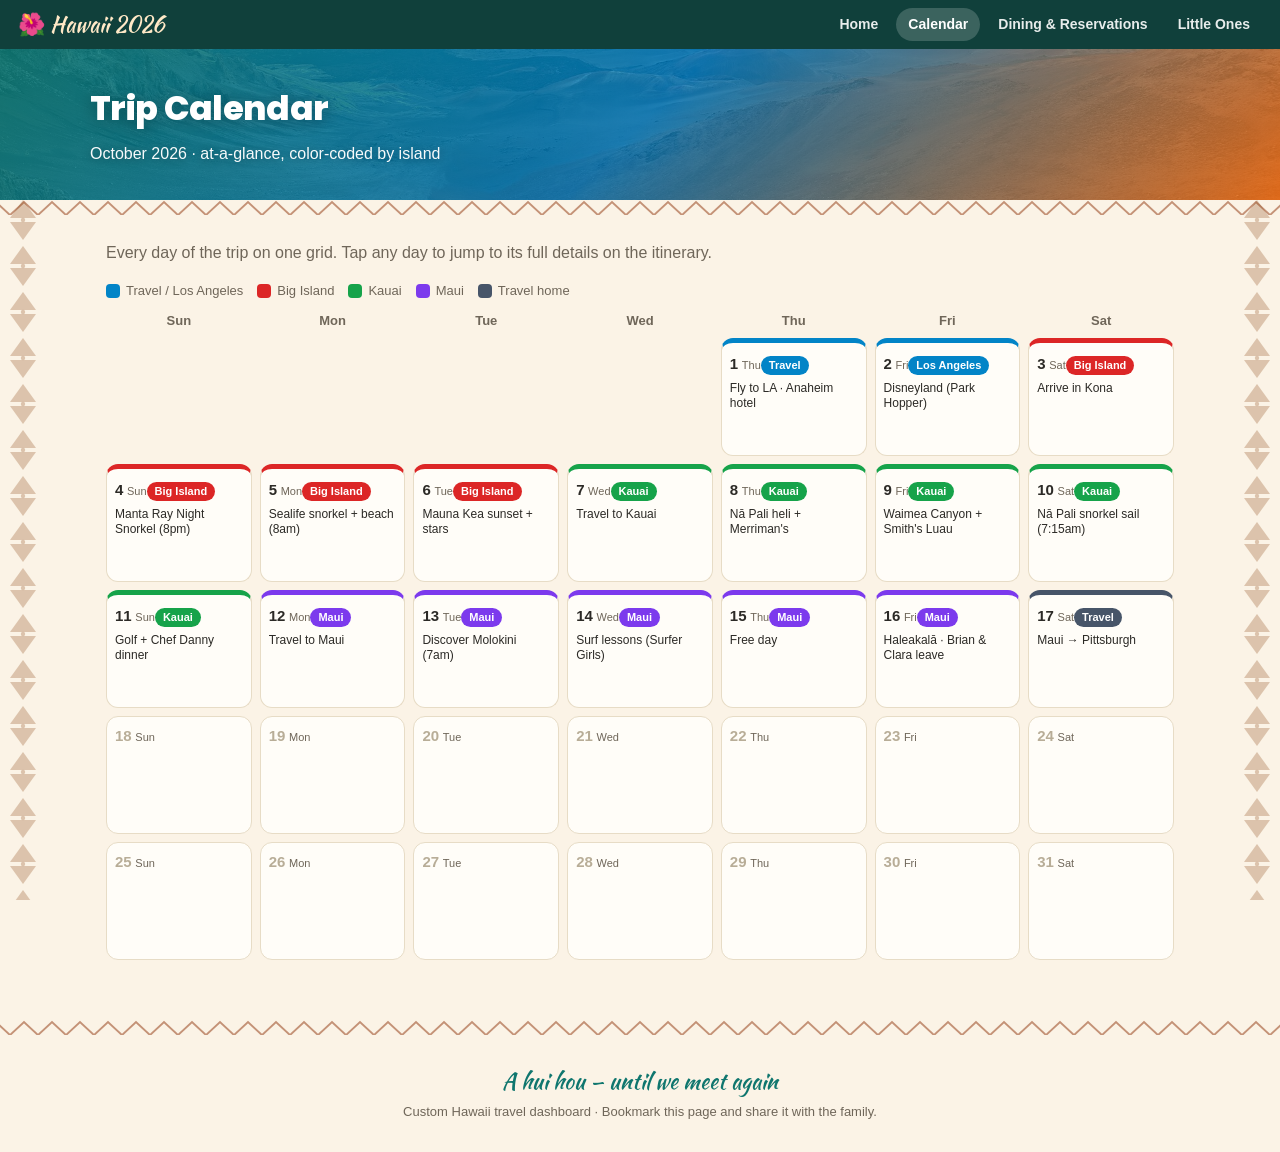
<file: calendar.html>
<!doctype html>
<html lang="en">
<head>
<meta charset="utf-8">
<meta name="viewport" content="width=device-width, initial-scale=1">
<title>Trip Calendar · Hawaii 2026</title>
<link rel="preconnect" href="https://fonts.googleapis.com">
<link rel="preconnect" href="https://fonts.gstatic.com" crossorigin>
<link href="https://fonts.googleapis.com/css2?family=Kaushan+Script&family=Poppins:wght@600;700;800&display=swap" rel="stylesheet">
<link rel="stylesheet" href="styles.css">
</head>
<body>
<div class="site-nav">
  <a class="brand" href="index.html">🌺 Hawaii 2026</a>
  <div class="site-links">
    <a class="site-link" href="index.html">Home</a>
    <a class="site-link active" href="calendar.html">Calendar</a>
    <a class="site-link" href="dining.html">Dining &amp; Reservations</a>
    <a class="site-link" href="littleones.html">Little Ones</a>
  </div>
</div>

<header class="page-header" style="background-image:linear-gradient(135deg, rgba(15,118,110,.9), rgba(2,132,199,.72) 50%, rgba(249,115,22,.86)), url('images/maui.jpg')">
  <div class="header-inner">
    <h1>Trip Calendar</h1>
    <div class="subtitle">October 2026 · at-a-glance, color-coded by island</div>
  </div>
</header>
<div class="tapa-band"></div>

<main>
  <p class="lead">Every day of the trip on one grid. Tap any day to jump to its full details on the itinerary.</p>

  <div class="cal-legend">
    <span><i style="background:#0284c7"></i> Travel / Los Angeles</span>
    <span><i style="background:#dc2626"></i> Big Island</span>
    <span><i style="background:#16a34a"></i> Kauai</span>
    <span><i style="background:#7c3aed"></i> Maui</span>
    <span><i style="background:#475569"></i> Travel home</span>
  </div>

  <div class="cal-head">
    <div>Sun</div><div>Mon</div><div>Tue</div><div>Wed</div><div>Thu</div><div>Fri</div><div>Sat</div>
  </div>
  <div class="cal-grid" id="calGrid"></div>
</main>

<div class="tapa-band"></div>
<footer>
  <span class="aloha">A hui hou — until we meet again</span>
  Custom Hawaii travel dashboard · Bookmark this page and share it with the family.
</footer>

<script>
// Trip data — keep in sync with the itinerary on index.html
const trips = {
  1:  { isl: 'Travel',      act: 'Fly to LA · Anaheim hotel',  color: '#0284c7' },
  2:  { isl: 'Los Angeles', act: 'Disneyland (Park Hopper)',   color: '#0284c7' },
  3:  { isl: 'Big Island',  act: 'Arrive in Kona',             color: '#dc2626' },
  4:  { isl: 'Big Island',  act: 'Manta Ray Night Snorkel (8pm)', color: '#dc2626' },
  5:  { isl: 'Big Island',  act: 'Sealife snorkel + beach (8am)', color: '#dc2626' },
  6:  { isl: 'Big Island',  act: 'Mauna Kea sunset + stars',   color: '#dc2626' },
  7:  { isl: 'Kauai',       act: 'Travel to Kauai',            color: '#16a34a' },
  8:  { isl: 'Kauai',       act: 'Nā Pali heli + Merriman\'s',  color: '#16a34a' },
  9:  { isl: 'Kauai',       act: 'Waimea Canyon + Smith\'s Luau', color: '#16a34a' },
  10: { isl: 'Kauai',       act: 'Nā Pali snorkel sail (7:15am)', color: '#16a34a' },
  11: { isl: 'Kauai',       act: 'Golf + Chef Danny dinner',   color: '#16a34a' },
  12: { isl: 'Maui',        act: 'Travel to Maui',             color: '#7c3aed' },
  13: { isl: 'Maui',        act: 'Discover Molokini (7am)',    color: '#7c3aed' },
  14: { isl: 'Maui',        act: 'Surf lessons (Surfer Girls)', color: '#7c3aed' },
  15: { isl: 'Maui',        act: 'Free day',                   color: '#7c3aed' },
  16: { isl: 'Maui',        act: 'Haleakalā · Brian & Clara leave', color: '#7c3aed' },
  17: { isl: 'Travel',      act: 'Maui → Pittsburgh',          color: '#475569' },
};
const DOW = ['Sun','Mon','Tue','Wed','Thu','Fri','Sat'];
const FIRST_DOW = 4; // Oct 1, 2026 is a Thursday
const DAYS_IN_MONTH = 31;

const grid = document.getElementById('calGrid');
// leading blanks
for (let i = 0; i < FIRST_DOW; i++) {
  const c = document.createElement('div');
  c.className = 'cal-cell empty';
  grid.appendChild(c);
}
for (let d = 1; d <= DAYS_IN_MONTH; d++) {
  const cell = document.createElement('div');
  const t = trips[d];
  const dow = DOW[(FIRST_DOW + d - 1) % 7];
  if (t) {
    cell.className = 'cal-cell trip';
    cell.style.setProperty('--accent', t.color);
    cell.innerHTML =
      '<a class="cal-link" href="index.html#day-oct-' + d + '">' +
        '<span class="dnum">' + d + '</span> <span class="dow">' + dow + '</span>' +
        '<span class="cal-badge">' + t.isl + '</span>' +
        '<div class="cal-act">' + t.act + '</div>' +
      '</a>';
  } else {
    cell.className = 'cal-cell';
    cell.innerHTML = '<span class="dnum" style="color:#b8ad97">' + d + '</span> <span class="dow">' + dow + '</span>';
  }
  grid.appendChild(cell);
}
</script>
</body>
</html>
</file>
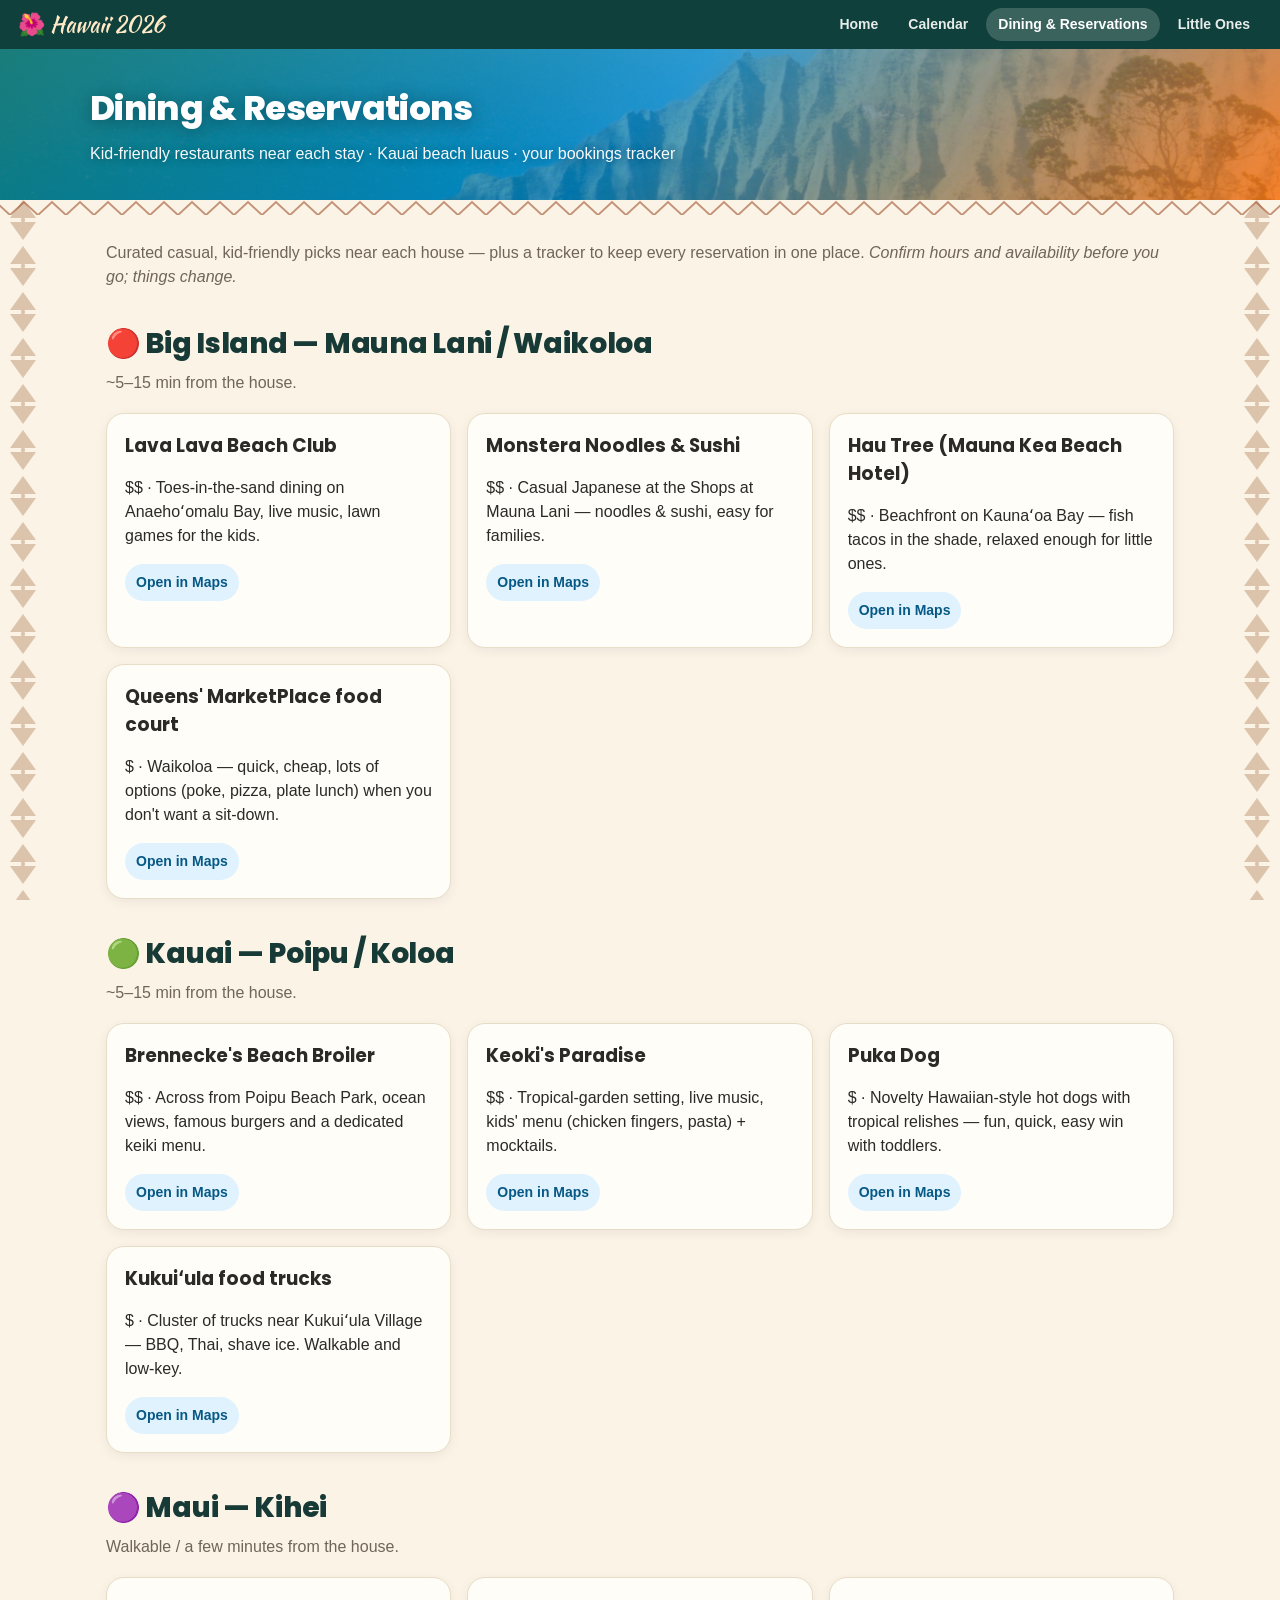
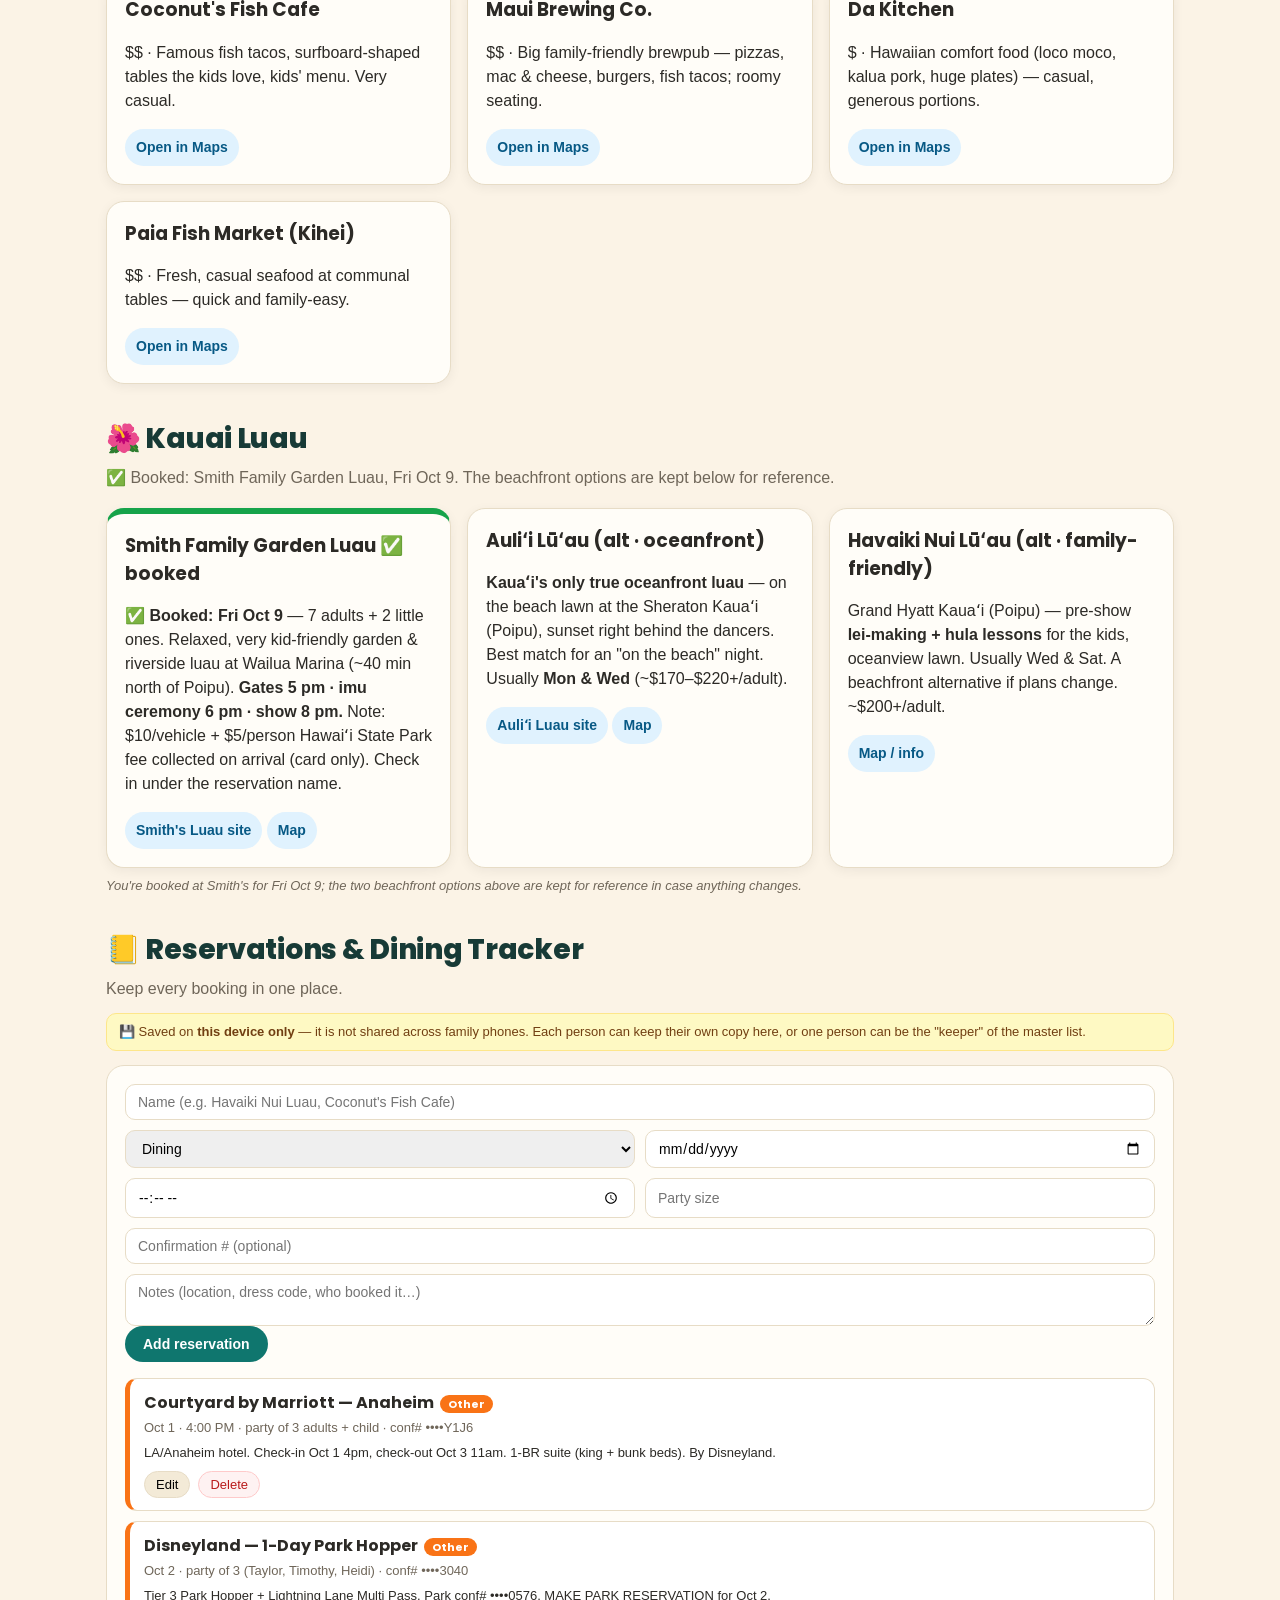
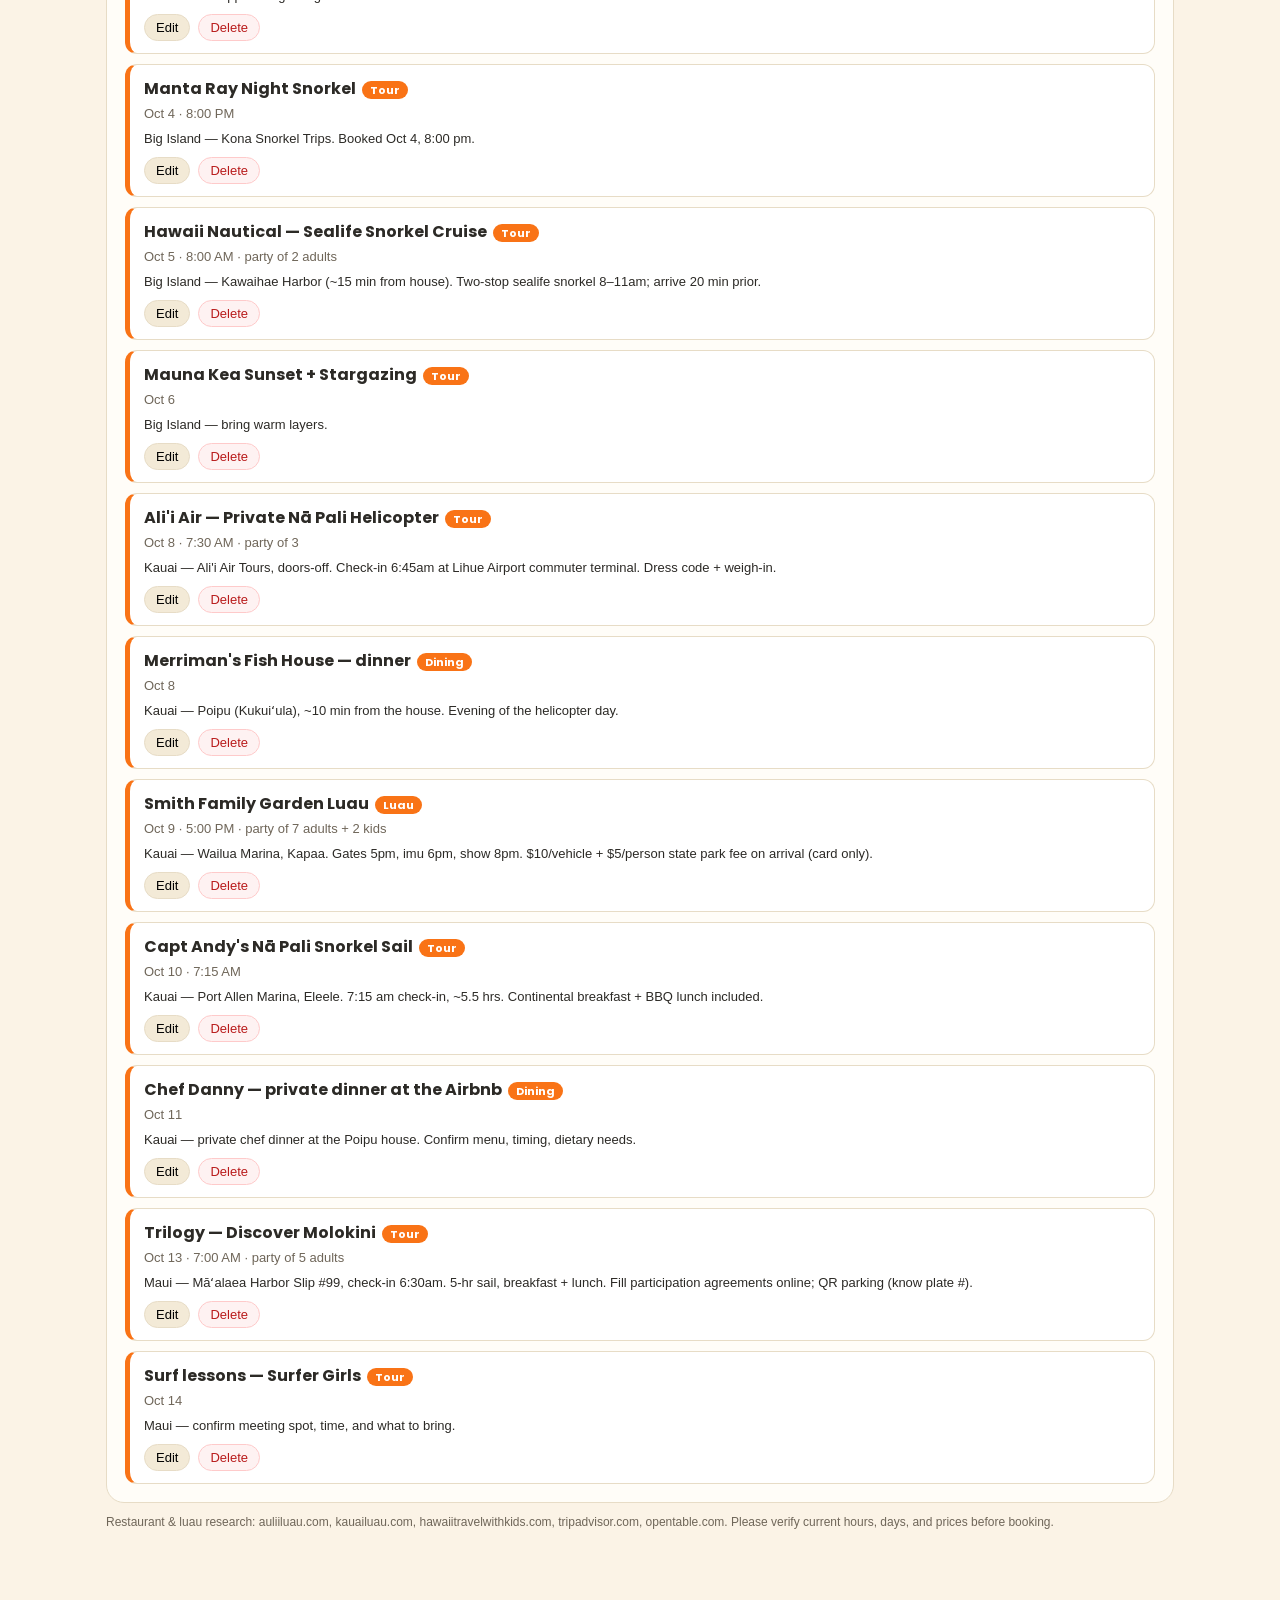
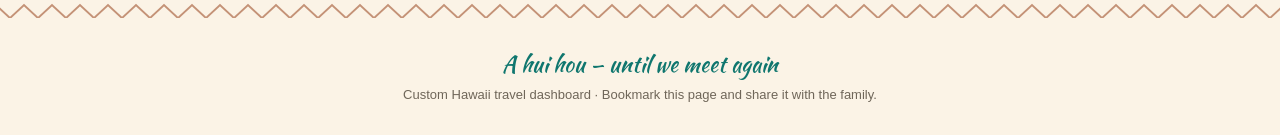
<file: dining.html>
<!doctype html>
<html lang="en">
<head>
<meta charset="utf-8">
<meta name="viewport" content="width=device-width, initial-scale=1">
<title>Dining &amp; Reservations · Hawaii 2026</title>
<link rel="preconnect" href="https://fonts.googleapis.com">
<link rel="preconnect" href="https://fonts.gstatic.com" crossorigin>
<link href="https://fonts.googleapis.com/css2?family=Kaushan+Script&family=Poppins:wght@600;700;800&display=swap" rel="stylesheet">
<link rel="stylesheet" href="styles.css">
</head>
<body>
<div class="site-nav">
  <a class="brand" href="index.html">🌺 Hawaii 2026</a>
  <div class="site-links">
    <a class="site-link" href="index.html">Home</a>
    <a class="site-link" href="calendar.html">Calendar</a>
    <a class="site-link active" href="dining.html">Dining &amp; Reservations</a>
    <a class="site-link" href="littleones.html">Little Ones</a>
  </div>
</div>

<header class="page-header" style="background-image:linear-gradient(135deg, rgba(15,118,110,.9), rgba(2,132,199,.72) 50%, rgba(249,115,22,.86)), url('images/kauai.jpg')">
  <div class="header-inner">
    <h1>Dining &amp; Reservations</h1>
    <div class="subtitle">Kid-friendly restaurants near each stay · Kauai beach luaus · your bookings tracker</div>
  </div>
</header>
<div class="tapa-band"></div>

<main>
  <p class="lead">Curated casual, kid-friendly picks near each house — plus a tracker to keep every reservation in one place. <em>Confirm hours and availability before you go; things change.</em></p>

  <!-- ===== Big Island ===== -->
  <div class="section-title"><div><h2>🔴 Big Island — Mauna Lani / Waikoloa</h2><p>~5–15 min from the house.</p></div></div>
  <div class="booking-grid">
    <div class="booking-card">
      <h3>Lava Lava Beach Club</h3>
      <p>$$ · Toes-in-the-sand dining on Anaehoʻomalu Bay, live music, lawn games for the kids.</p>
      <a target="_blank" href="https://www.google.com/maps/search/?api=1&query=Lava+Lava+Beach+Club+Waikoloa">Open in Maps</a>
    </div>
    <div class="booking-card">
      <h3>Monstera Noodles &amp; Sushi</h3>
      <p>$$ · Casual Japanese at the Shops at Mauna Lani — noodles &amp; sushi, easy for families.</p>
      <a target="_blank" href="https://www.google.com/maps/search/?api=1&query=Monstera+Noodles+Sushi+Mauna+Lani">Open in Maps</a>
    </div>
    <div class="booking-card">
      <h3>Hau Tree (Mauna Kea Beach Hotel)</h3>
      <p>$$ · Beachfront on Kaunaʻoa Bay — fish tacos in the shade, relaxed enough for little ones.</p>
      <a target="_blank" href="https://www.google.com/maps/search/?api=1&query=Hau+Tree+Mauna+Kea+Beach+Hotel">Open in Maps</a>
    </div>
    <div class="booking-card">
      <h3>Queens' MarketPlace food court</h3>
      <p>$ · Waikoloa — quick, cheap, lots of options (poke, pizza, plate lunch) when you don't want a sit-down.</p>
      <a target="_blank" href="https://www.google.com/maps/search/?api=1&query=Queens+MarketPlace+Waikoloa">Open in Maps</a>
    </div>
  </div>

  <!-- ===== Kauai ===== -->
  <div class="section-title"><div><h2>🟢 Kauai — Poipu / Koloa</h2><p>~5–15 min from the house.</p></div></div>
  <div class="booking-grid">
    <div class="booking-card">
      <h3>Brennecke's Beach Broiler</h3>
      <p>$$ · Across from Poipu Beach Park, ocean views, famous burgers and a dedicated keiki menu.</p>
      <a target="_blank" href="https://www.google.com/maps/search/?api=1&query=Brennecke's+Beach+Broiler+Poipu">Open in Maps</a>
    </div>
    <div class="booking-card">
      <h3>Keoki's Paradise</h3>
      <p>$$ · Tropical-garden setting, live music, kids' menu (chicken fingers, pasta) + mocktails.</p>
      <a target="_blank" href="https://www.google.com/maps/search/?api=1&query=Keoki's+Paradise+Poipu">Open in Maps</a>
    </div>
    <div class="booking-card">
      <h3>Puka Dog</h3>
      <p>$ · Novelty Hawaiian-style hot dogs with tropical relishes — fun, quick, easy win with toddlers.</p>
      <a target="_blank" href="https://www.google.com/maps/search/?api=1&query=Puka+Dog+Poipu+Kauai">Open in Maps</a>
    </div>
    <div class="booking-card">
      <h3>Kukuiʻula food trucks</h3>
      <p>$ · Cluster of trucks near Kukuiʻula Village — BBQ, Thai, shave ice. Walkable and low-key.</p>
      <a target="_blank" href="https://www.google.com/maps/search/?api=1&query=Kukuiula+Village+food+trucks+Poipu">Open in Maps</a>
    </div>
  </div>

  <!-- ===== Maui ===== -->
  <div class="section-title"><div><h2>🟣 Maui — Kihei</h2><p>Walkable / a few minutes from the house.</p></div></div>
  <div class="booking-grid">
    <div class="booking-card">
      <h3>Coconut's Fish Cafe</h3>
      <p>$$ · Famous fish tacos, surfboard-shaped tables the kids love, kids' menu. Very casual.</p>
      <a target="_blank" href="https://www.google.com/maps/search/?api=1&query=Coconut's+Fish+Cafe+Kihei">Open in Maps</a>
    </div>
    <div class="booking-card">
      <h3>Maui Brewing Co.</h3>
      <p>$$ · Big family-friendly brewpub — pizzas, mac &amp; cheese, burgers, fish tacos; roomy seating.</p>
      <a target="_blank" href="https://www.google.com/maps/search/?api=1&query=Maui+Brewing+Co+Kihei">Open in Maps</a>
    </div>
    <div class="booking-card">
      <h3>Da Kitchen</h3>
      <p>$ · Hawaiian comfort food (loco moco, kalua pork, huge plates) — casual, generous portions.</p>
      <a target="_blank" href="https://www.google.com/maps/search/?api=1&query=Da+Kitchen+Kihei">Open in Maps</a>
    </div>
    <div class="booking-card">
      <h3>Paia Fish Market (Kihei)</h3>
      <p>$$ · Fresh, casual seafood at communal tables — quick and family-easy.</p>
      <a target="_blank" href="https://www.google.com/maps/search/?api=1&query=Paia+Fish+Market+Kihei">Open in Maps</a>
    </div>
  </div>

  <!-- ===== Kauai beach luau ===== -->
  <div class="section-title"><div><h2>🌺 Kauai Luau</h2><p>✅ Booked: Smith Family Garden Luau, Fri Oct 9. The beachfront options are kept below for reference.</p></div></div>
  <div class="booking-grid">
    <div class="booking-card" style="border-top:6px solid #16a34a">
      <h3>Smith Family Garden Luau ✅ booked</h3>
      <p><strong>✅ Booked: Fri Oct 9</strong> — 7 adults + 2 little ones. Relaxed, very kid-friendly garden &amp; riverside luau at Wailua Marina (~40 min north of Poipu). <strong>Gates 5 pm · imu ceremony 6 pm · show 8 pm.</strong> Note: $10/vehicle + $5/person Hawaiʻi State Park fee collected on arrival (card only). Check in under the reservation name.</p>
      <a target="_blank" href="https://smithskauai.com/luau/">Smith's Luau site</a>
      <a target="_blank" href="https://www.google.com/maps/search/?api=1&query=Wailua+Marina+3-5971+Kuhio+Highway+Kapaa+Kauai">Map</a>
    </div>
    <div class="booking-card">
      <h3>Auliʻi Lūʻau (alt · oceanfront)</h3>
      <p><strong>Kauaʻi's only true oceanfront luau</strong> — on the beach lawn at the Sheraton Kauaʻi (Poipu), sunset right behind the dancers. Best match for an "on the beach" night. Usually <strong>Mon &amp; Wed</strong> (~$170–$220+/adult).</p>
      <a target="_blank" href="https://www.auliiluau.com/">Auliʻi Luau site</a>
      <a target="_blank" href="https://www.google.com/maps/search/?api=1&query=Sheraton+Kauai+Resort+Poipu">Map</a>
    </div>
    <div class="booking-card">
      <h3>Havaiki Nui Lūʻau (alt · family-friendly)</h3>
      <p>Grand Hyatt Kauaʻi (Poipu) — pre-show <strong>lei-making + hula lessons</strong> for the kids, oceanview lawn. Usually Wed &amp; Sat. A beachfront alternative if plans change. ~$200+/adult.</p>
      <a target="_blank" href="https://www.google.com/maps/search/?api=1&query=Grand+Hyatt+Kauai+luau+Poipu">Map / info</a>
    </div>
  </div>
  <p class="caveat">You're booked at Smith's for Fri Oct 9; the two beachfront options above are kept for reference in case anything changes.</p>

  <!-- ===== Reservations tracker ===== -->
  <div class="section-title"><div><h2>📒 Reservations &amp; Dining Tracker</h2><p>Keep every booking in one place.</p></div></div>
  <div class="disclaimer">💾 Saved on <strong>this device only</strong> — it is not shared across family phones. Each person can keep their own copy here, or one person can be the "keeper" of the master list.</div>

  <div class="tracker">
    <form id="resForm">
      <div class="tracker-form">
        <input type="text" id="r-name" class="full" placeholder="Name (e.g. Havaiki Nui Luau, Coconut's Fish Cafe)" required>
        <select id="r-type">
          <option value="Dining">Dining</option>
          <option value="Tour">Tour / Activity</option>
          <option value="Luau">Luau</option>
          <option value="Other">Other</option>
        </select>
        <input type="date" id="r-date">
        <input type="time" id="r-time">
        <input type="text" id="r-party" placeholder="Party size">
        <input type="text" id="r-conf" class="full" placeholder="Confirmation # (optional)">
        <textarea id="r-notes" class="full" placeholder="Notes (location, dress code, who booked it…)"></textarea>
      </div>
      <button type="submit" class="btn-primary" id="resSubmit">Add reservation</button>
      <button type="button" class="btn-sm" id="resCancel" style="display:none">Cancel edit</button>
    </form>
    <div class="res-list" id="resList"></div>
  </div>

  <p class="sources">Restaurant &amp; luau research: auliiluau.com, kauailuau.com, hawaiitravelwithkids.com, tripadvisor.com, opentable.com. Please verify current hours, days, and prices before booking.</p>
</main>

<div class="tapa-band"></div>
<footer>
  <span class="aloha">A hui hou — until we meet again</span>
  Custom Hawaii travel dashboard · Bookmark this page and share it with the family.
</footer>

<script>
(function () {
  const KEY = 'hawaii2026:reservations';
  const form = document.getElementById('resForm');
  const listEl = document.getElementById('resList');
  const submitBtn = document.getElementById('resSubmit');
  const cancelBtn = document.getElementById('resCancel');
  const f = {
    name: document.getElementById('r-name'),
    type: document.getElementById('r-type'),
    date: document.getElementById('r-date'),
    time: document.getElementById('r-time'),
    party: document.getElementById('r-party'),
    conf: document.getElementById('r-conf'),
    notes: document.getElementById('r-notes'),
  };
  let editingId = null;

  const seed = [
    { id: 's0a', name: 'Courtyard by Marriott — Anaheim', type: 'Other', date: '2026-10-01', time: '16:00', party: '3 adults + child', conf: '••••Y1J6', notes: 'LA/Anaheim hotel. Check-in Oct 1 4pm, check-out Oct 3 11am. 1-BR suite (king + bunk beds). By Disneyland.' },
    { id: 's0b', name: 'Disneyland — 1-Day Park Hopper', type: 'Other', date: '2026-10-02', time: '', party: '3 (Taylor, Timothy, Heidi)', conf: '••••3040', notes: 'Tier 3 Park Hopper + Lightning Lane Multi Pass. Park conf# ••••0576. MAKE PARK RESERVATION for Oct 2.' },
    { id: 's1', name: 'Manta Ray Night Snorkel', type: 'Tour', date: '2026-10-04', time: '20:00', party: '', conf: '', notes: 'Big Island — Kona Snorkel Trips. Booked Oct 4, 8:00 pm.' },
    { id: 's2', name: 'Mauna Kea Sunset + Stargazing', type: 'Tour', date: '2026-10-06', time: '', party: '', conf: '', notes: 'Big Island — bring warm layers.' },
    { id: 's3', name: "Ali'i Air — Private Nā Pali Helicopter", type: 'Tour', date: '2026-10-08', time: '07:30', party: '3', conf: '', notes: 'Kauai — Ali\'i Air Tours, doors-off. Check-in 6:45am at Lihue Airport commuter terminal. Dress code + weigh-in.' },
    { id: 's4', name: 'Trilogy — Discover Molokini', type: 'Tour', date: '2026-10-13', time: '07:00', party: '5 adults', conf: '', notes: 'Maui — Māʻalaea Harbor Slip #99, check-in 6:30am. 5-hr sail, breakfast + lunch. Fill participation agreements online; QR parking (know plate #).' },
    { id: 's7', name: 'Hawaii Nautical — Sealife Snorkel Cruise', type: 'Tour', date: '2026-10-05', time: '08:00', party: '2 adults', conf: '', notes: 'Big Island — Kawaihae Harbor (~15 min from house). Two-stop sealife snorkel 8–11am; arrive 20 min prior.' },
    { id: 's5', name: "Capt Andy's Nā Pali Snorkel Sail", type: 'Tour', date: '2026-10-10', time: '07:15', party: '', conf: '', notes: 'Kauai — Port Allen Marina, Eleele. 7:15 am check-in, ~5.5 hrs. Continental breakfast + BBQ lunch included.' },
    { id: 's6', name: 'Smith Family Garden Luau', type: 'Luau', date: '2026-10-09', time: '17:00', party: '7 adults + 2 kids', conf: '', notes: 'Kauai — Wailua Marina, Kapaa. Gates 5pm, imu 6pm, show 8pm. $10/vehicle + $5/person state park fee on arrival (card only).' },
    { id: 's8', name: "Merriman's Fish House — dinner", type: 'Dining', date: '2026-10-08', time: '', party: '', conf: '', notes: 'Kauai — Poipu (Kukuiʻula), ~10 min from the house. Evening of the helicopter day.' },
    { id: 's9', name: 'Chef Danny — private dinner at the Airbnb', type: 'Dining', date: '2026-10-11', time: '', party: '', conf: '', notes: 'Kauai — private chef dinner at the Poipu house. Confirm menu, timing, dietary needs.' },
    { id: 's10', name: 'Surf lessons — Surfer Girls', type: 'Tour', date: '2026-10-14', time: '', party: '', conf: '', notes: 'Maui — confirm meeting spot, time, and what to bring.' },
  ];

  function read() {
    try { const v = JSON.parse(localStorage.getItem(KEY)); return Array.isArray(v) ? v : null; }
    catch (e) { return null; }
  }
  function write(arr) { try { localStorage.setItem(KEY, JSON.stringify(arr)); } catch (e) {} }

  let items = read();
  if (items === null) { items = seed.slice(); write(items); }

  function fmtDate(d) {
    if (!d) return '';
    const parts = d.split('-'); if (parts.length !== 3) return d;
    const mo = ['Jan','Feb','Mar','Apr','May','Jun','Jul','Aug','Sep','Oct','Nov','Dec'][(+parts[1]) - 1];
    return mo + ' ' + (+parts[2]);
  }
  function fmtTime(t) {
    if (!t) return '';
    let [h, m] = t.split(':').map(Number);
    const ap = h >= 12 ? 'PM' : 'AM'; h = h % 12 || 12;
    return h + ':' + String(m).padStart(2, '0') + ' ' + ap;
  }
  function esc(s) { return (s || '').replace(/[&<>"]/g, c => ({ '&':'&amp;','<':'&lt;','>':'&gt;','"':'&quot;' }[c])); }

  function render() {
    const sorted = items.slice().sort((a, b) => (a.date || '9999').localeCompare(b.date || '9999'));
    if (!sorted.length) { listEl.innerHTML = '<p class="caveat">No reservations yet — add your first above.</p>'; return; }
    listEl.innerHTML = sorted.map(it => {
      const meta = [fmtDate(it.date), fmtTime(it.time), it.party ? ('party of ' + esc(it.party)) : '', it.conf ? ('conf# ' + esc(it.conf)) : '']
        .filter(Boolean).join(' · ');
      return '<div class="res-item">' +
        '<h4>' + esc(it.name) + '<span class="res-type">' + esc(it.type) + '</span></h4>' +
        (meta ? '<div class="res-meta">' + meta + '</div>' : '') +
        (it.notes ? '<div class="res-notes">' + esc(it.notes) + '</div>' : '') +
        '<div class="res-actions">' +
          '<button class="btn-sm" data-edit="' + it.id + '">Edit</button>' +
          '<button class="btn-sm danger" data-del="' + it.id + '">Delete</button>' +
        '</div></div>';
    }).join('');
  }

  function resetForm() {
    editingId = null;
    form.reset();
    submitBtn.textContent = 'Add reservation';
    cancelBtn.style.display = 'none';
  }

  form.addEventListener('submit', function (e) {
    e.preventDefault();
    if (!f.name.value.trim()) return;
    const obj = {
      id: editingId || ('r' + Date.now()),
      name: f.name.value.trim(), type: f.type.value, date: f.date.value,
      time: f.time.value, party: f.party.value.trim(), conf: f.conf.value.trim(), notes: f.notes.value.trim(),
    };
    if (editingId) items = items.map(it => it.id === editingId ? obj : it);
    else items.push(obj);
    write(items); render(); resetForm();
  });

  cancelBtn.addEventListener('click', resetForm);

  listEl.addEventListener('click', function (e) {
    const del = e.target.getAttribute('data-del');
    const ed = e.target.getAttribute('data-edit');
    if (del) { items = items.filter(it => it.id !== del); write(items); render(); if (editingId === del) resetForm(); }
    if (ed) {
      const it = items.find(x => x.id === ed); if (!it) return;
      editingId = it.id;
      f.name.value = it.name; f.type.value = it.type; f.date.value = it.date;
      f.time.value = it.time; f.party.value = it.party; f.conf.value = it.conf; f.notes.value = it.notes;
      submitBtn.textContent = 'Save changes';
      cancelBtn.style.display = 'inline-block';
      form.scrollIntoView({ behavior: 'smooth', block: 'center' });
    }
  });

  render();
})();
</script>
</body>
</html>
</file>
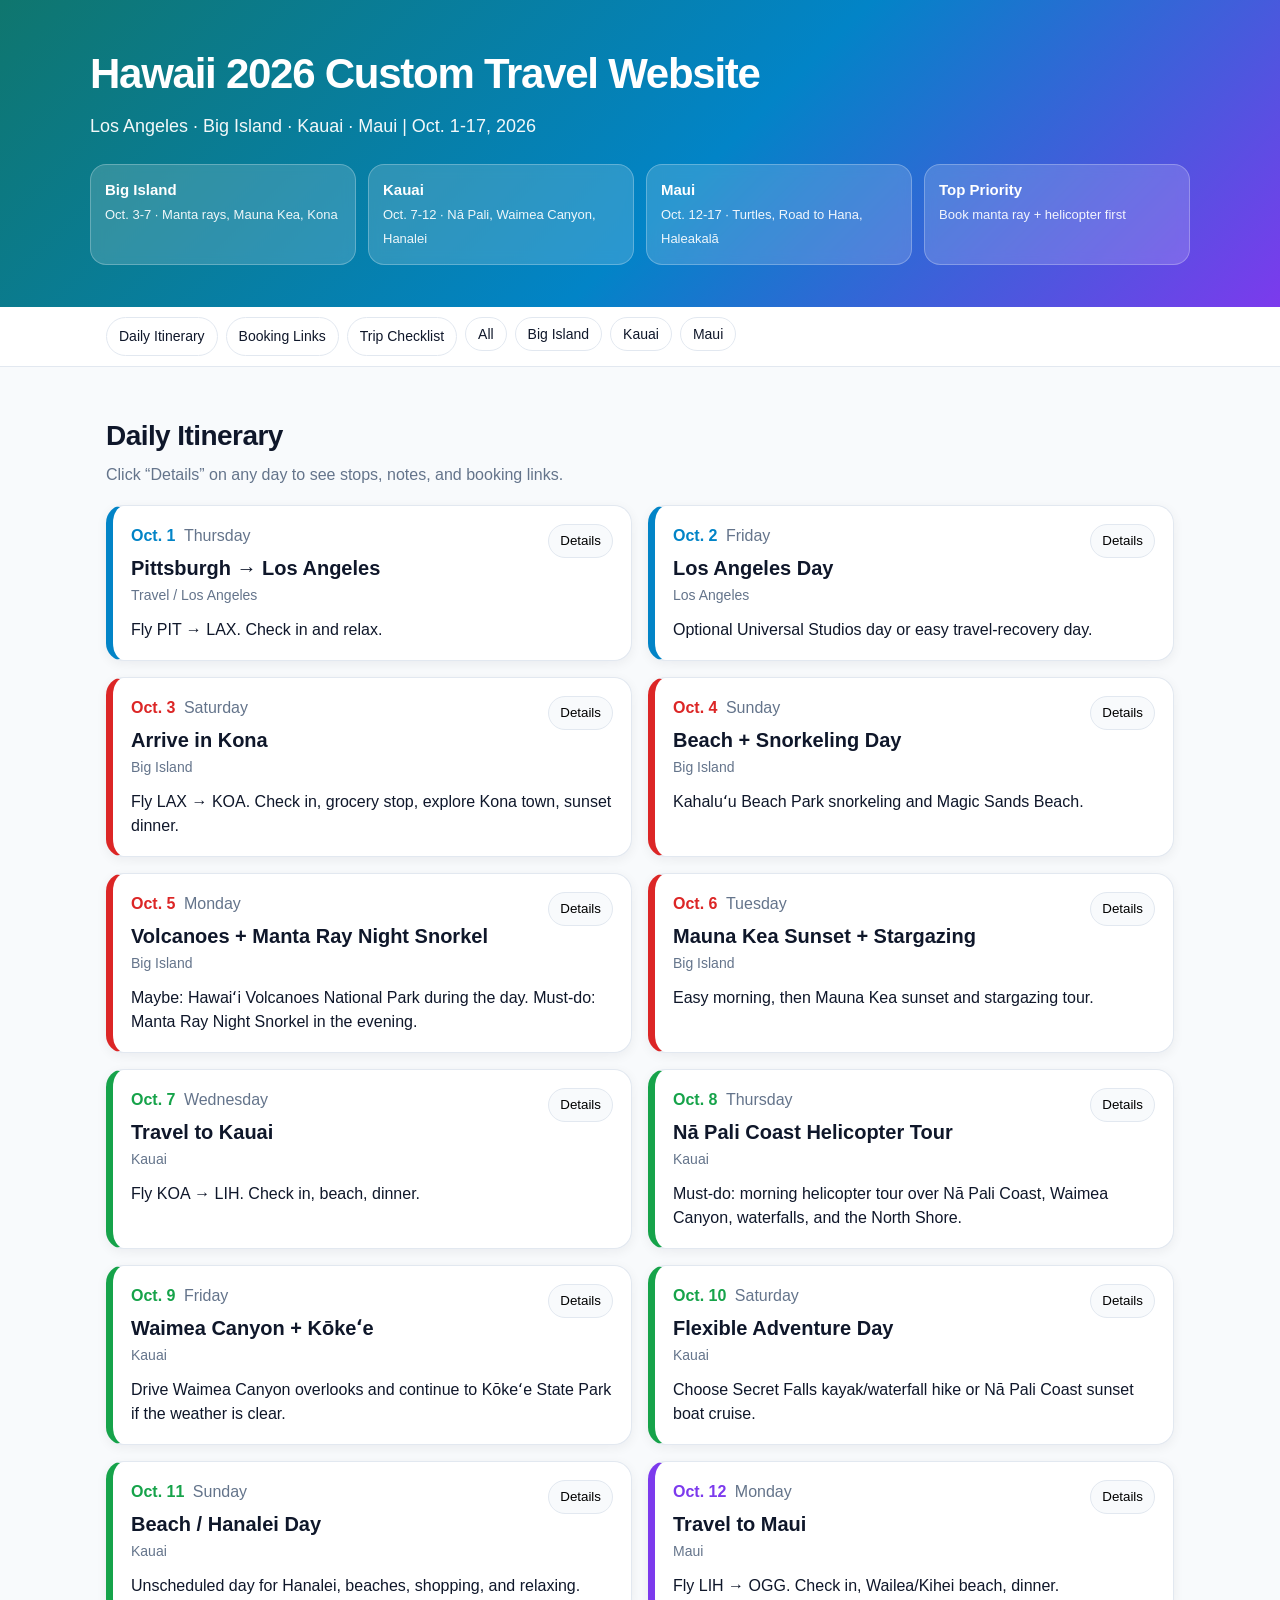
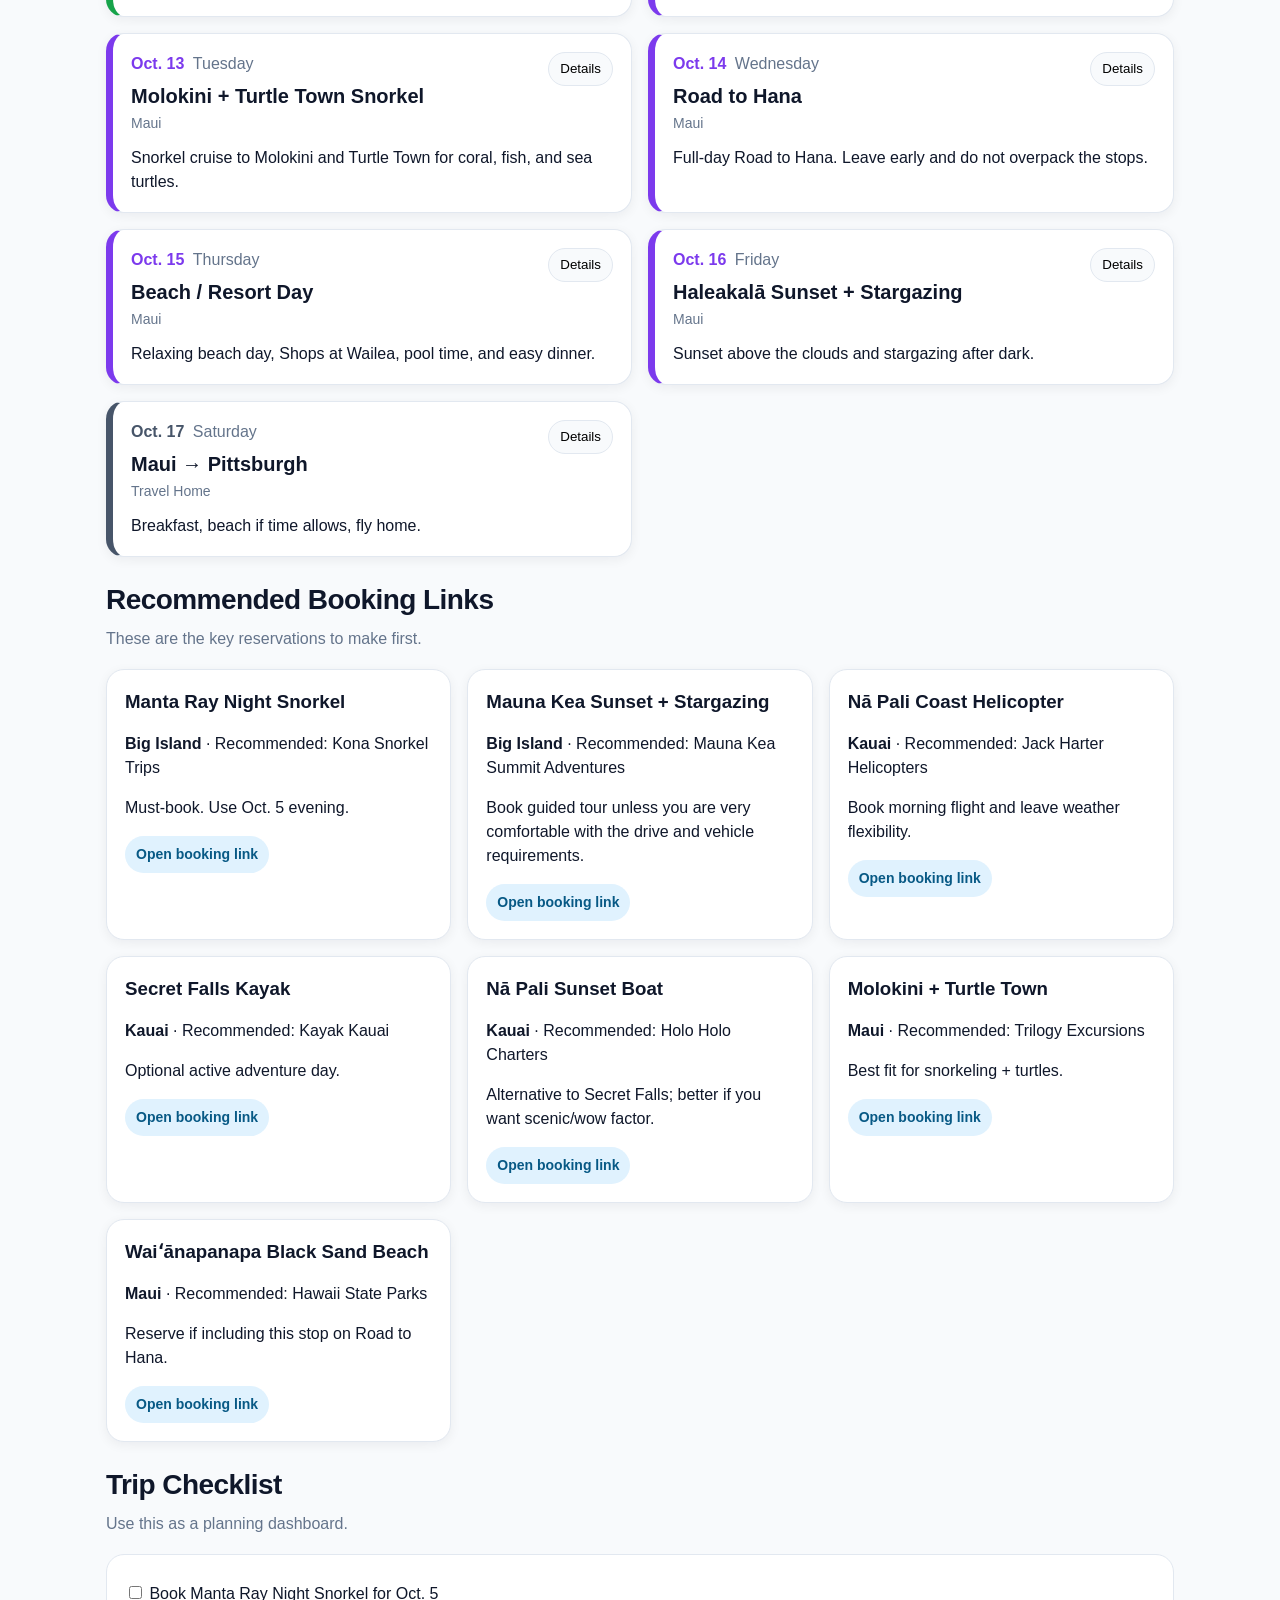
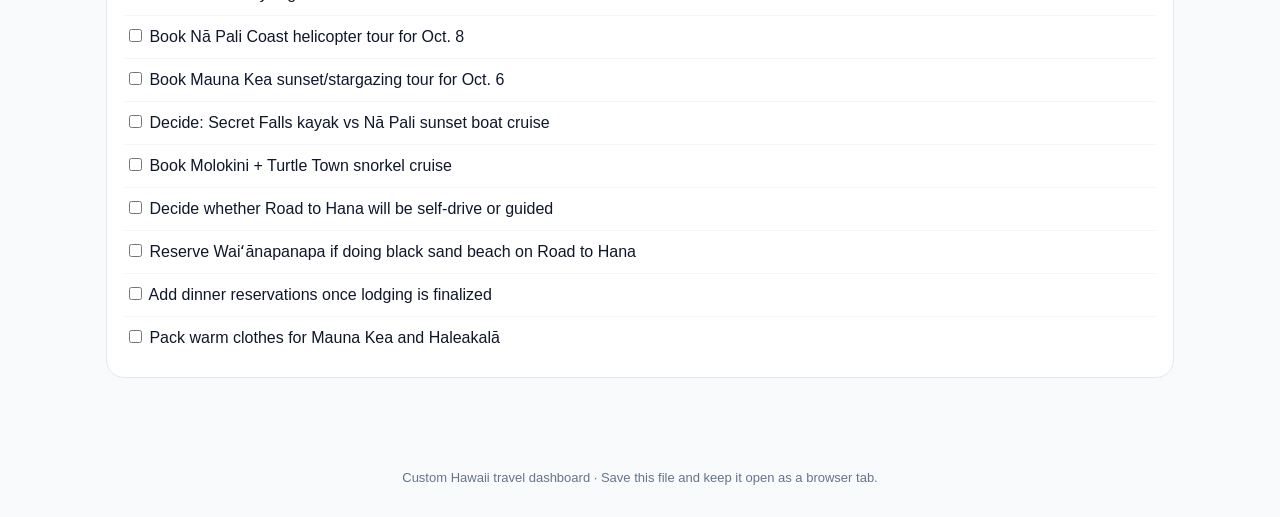
<file: Hawaii_2026_Custom_Travel_Website.html>
<!doctype html>
<html lang="en">
<head>
<meta charset="utf-8">
<meta name="viewport" content="width=device-width, initial-scale=1">
<title>Hawaii 2026 Custom Travel Website</title>
<style>
:root {
  --bg: #f8fafc;
  --text: #0f172a;
  --muted: #64748b;
  --card: #ffffff;
  --border: #e2e8f0;
}
* { box-sizing: border-box; }
body {
  margin: 0;
  font-family: Arial, Helvetica, sans-serif;
  background: var(--bg);
  color: var(--text);
  line-height: 1.5;
}
header {
  background: linear-gradient(135deg, #0f766e, #0284c7 55%, #7c3aed);
  color: white;
  padding: 42px 22px;
}
.header-inner {
  max-width: 1100px;
  margin: 0 auto;
}
h1 {
  margin: 0;
  font-size: 42px;
  letter-spacing: -0.03em;
}
.subtitle {
  font-size: 18px;
  opacity: .95;
  margin-top: 8px;
}
.quick-grid {
  margin-top: 24px;
  display: grid;
  grid-template-columns: repeat(4, minmax(0, 1fr));
  gap: 12px;
}
.quick {
  background: rgba(255,255,255,.16);
  border: 1px solid rgba(255,255,255,.25);
  border-radius: 16px;
  padding: 14px;
  backdrop-filter: blur(6px);
}
.quick strong { display:block; font-size:15px; }
.quick span { font-size:13px; opacity:.92; }
nav {
  position: sticky;
  top: 0;
  z-index: 10;
  background: rgba(255,255,255,.95);
  border-bottom: 1px solid var(--border);
  backdrop-filter: blur(8px);
}
.nav-inner {
  max-width: 1100px;
  margin: 0 auto;
  display: flex;
  gap: 8px;
  padding: 10px 16px;
  overflow-x: auto;
}
.nav-inner a, .filter-btn {
  border: 1px solid var(--border);
  background: white;
  border-radius: 999px;
  padding: 8px 12px;
  white-space: nowrap;
  text-decoration: none;
  color: var(--text);
  font-size: 14px;
  cursor: pointer;
}
.nav-inner a:hover, .filter-btn:hover { background:#f1f5f9; }
main {
  max-width: 1100px;
  margin: 0 auto;
  padding: 26px 16px 60px;
}
.section-title {
  display:flex;
  align-items:end;
  justify-content:space-between;
  gap: 12px;
  margin-top: 22px;
}
.section-title h2 {
  margin:0;
  font-size: 28px;
  letter-spacing:-.02em;
}
.section-title p { color: var(--muted); margin: 6px 0 0; }
.day-grid {
  display: grid;
  grid-template-columns: repeat(2, minmax(0,1fr));
  gap: 16px;
  margin-top: 18px;
}
.day-card {
  background: var(--card);
  border: 1px solid var(--border);
  border-left: 7px solid var(--accent);
  border-radius: 18px;
  padding: 18px;
  box-shadow: 0 3px 12px rgba(15, 23, 42, .06);
}
.day-top {
  display:flex;
  justify-content:space-between;
  gap: 12px;
}
.date {
  color: var(--accent);
  font-weight: 800;
}
.date span {
  color: var(--muted);
  font-weight: 500;
  margin-left: 4px;
}
.day-card h3 {
  margin: 5px 0 0;
  font-size: 20px;
}
.island {
  color: var(--muted);
  margin: 2px 0 0;
  font-size: 14px;
}
.summary {
  margin: 12px 0 0;
}
button {
  border: 1px solid var(--border);
  background: #f8fafc;
  border-radius: 999px;
  padding: 7px 11px;
  cursor: pointer;
  height: 34px;
}
.details {
  display: none;
  margin-top: 14px;
  border-top: 1px solid var(--border);
  padding-top: 12px;
}
.details.open { display:block; }
.details ul { margin: 0 0 12px 18px; padding: 0; }
.note {
  background: #fff7ed;
  border: 1px solid #fed7aa;
  border-radius: 12px;
  padding: 10px;
  margin: 10px 0;
  color: #7c2d12;
}
.links {
  display:flex;
  flex-wrap:wrap;
  gap: 8px;
  margin-top: 12px;
}
.links a, .booking-card a {
  display:inline-block;
  background: #e0f2fe;
  color: #075985;
  border-radius: 999px;
  padding: 8px 11px;
  text-decoration:none;
  font-weight: 700;
  font-size: 14px;
}
.booking-grid {
  display: grid;
  grid-template-columns: repeat(3, minmax(0,1fr));
  gap: 16px;
  margin-top: 18px;
}
.booking-card {
  background: white;
  border: 1px solid var(--border);
  border-radius: 18px;
  padding: 18px;
  box-shadow: 0 3px 12px rgba(15, 23, 42, .06);
}
.booking-card h3 { margin:0 0 6px; }
.checklist {
  background:white;
  border:1px solid var(--border);
  border-radius:18px;
  padding:18px;
  margin-top:18px;
}
.checklist label {
  display:block;
  padding: 9px 0;
  border-bottom:1px solid #f1f5f9;
}
.checklist label:last-child { border-bottom:0; }
footer {
  color: var(--muted);
  text-align:center;
  padding: 30px;
  font-size: 13px;
}
@media (max-width: 800px) {
  h1 { font-size: 32px; }
  .quick-grid, .day-grid, .booking-grid { grid-template-columns: 1fr; }
}
@media print {
  nav, button { display:none; }
  body { background:white; }
  .day-grid, .booking-grid { display:block; }
  .day-card, .booking-card { break-inside: avoid; margin-bottom: 12px; box-shadow:none; }
  .details { display:block; }
}
</style>
</head>
<body>
<header>
  <div class="header-inner">
    <h1>Hawaii 2026 Custom Travel Website</h1>
    <div class="subtitle">Los Angeles · Big Island · Kauai · Maui | Oct. 1-17, 2026</div>
    <div class="quick-grid">
      <div class="quick"><strong>Big Island</strong><span>Oct. 3-7 · Manta rays, Mauna Kea, Kona</span></div>
      <div class="quick"><strong>Kauai</strong><span>Oct. 7-12 · Nā Pali, Waimea Canyon, Hanalei</span></div>
      <div class="quick"><strong>Maui</strong><span>Oct. 12-17 · Turtles, Road to Hana, Haleakalā</span></div>
      <div class="quick"><strong>Top Priority</strong><span>Book manta ray + helicopter first</span></div>
    </div>
  </div>
</header>

<nav>
  <div class="nav-inner">
    <a href="#itinerary">Daily Itinerary</a>
    <a href="#bookings">Booking Links</a>
    <a href="#checklist">Trip Checklist</a>
    <button class="filter-btn" onclick="filterIsland('All')">All</button>
    <button class="filter-btn" onclick="filterIsland('Big Island')">Big Island</button>
    <button class="filter-btn" onclick="filterIsland('Kauai')">Kauai</button>
    <button class="filter-btn" onclick="filterIsland('Maui')">Maui</button>
  </div>
</nav>

<main>
  <section id="itinerary">
    <div class="section-title">
      <div>
        <h2>Daily Itinerary</h2>
        <p>Click “Details” on any day to see stops, notes, and booking links.</p>
      </div>
    </div>
    <div class="day-grid" id="dayGrid">
      
    <article class="day-card" data-island="Travel / Los Angeles" style="--accent:#0284c7">
      <div class="day-top">
        <div>
          <div class="date">Oct. 1 <span>Thursday</span></div>
          <h3>Pittsburgh → Los Angeles</h3>
          <p class="island">Travel / Los Angeles</p>
        </div>
        <button onclick="toggleCard(this)">Details</button>
      </div>
      <p class="summary">Fly PIT → LAX. Check in and relax.</p>
      <div class="details">
        <ul><li>Fly PIT → LAX</li><li>Check in</li><li>Casual dinner near hotel</li></ul>
        
        
      </div>
    </article>
    

    <article class="day-card" data-island="Los Angeles" style="--accent:#0284c7">
      <div class="day-top">
        <div>
          <div class="date">Oct. 2 <span>Friday</span></div>
          <h3>Los Angeles Day</h3>
          <p class="island">Los Angeles</p>
        </div>
        <button onclick="toggleCard(this)">Details</button>
      </div>
      <p class="summary">Optional Universal Studios day or easy travel-recovery day.</p>
      <div class="details">
        <ul><li>Universal Studios option</li><li>Relax before Hawaii travel</li></ul>
        
        <div class="links"><a target="_blank" href="https://www.universalstudioshollywood.com/">Universal Studios Hollywood</a></div>
      </div>
    </article>
    

    <article class="day-card" data-island="Big Island" style="--accent:#dc2626">
      <div class="day-top">
        <div>
          <div class="date">Oct. 3 <span>Saturday</span></div>
          <h3>Arrive in Kona</h3>
          <p class="island">Big Island</p>
        </div>
        <button onclick="toggleCard(this)">Details</button>
      </div>
      <p class="summary">Fly LAX → KOA. Check in, grocery stop, explore Kona town, sunset dinner.</p>
      <div class="details">
        <ul><li>Fly LAX → KOA</li><li>Check into house</li><li>Grocery stop</li><li>Explore Kona town</li><li>Sunset dinner</li></ul>
        
        <div class="links"><a target="_blank" href="https://www.gohawaii.com/islands/hawaii-big-island/regions/kona">Explore Kona / Kailua-Kona</a></div>
      </div>
    </article>
    

    <article class="day-card" data-island="Big Island" style="--accent:#dc2626">
      <div class="day-top">
        <div>
          <div class="date">Oct. 4 <span>Sunday</span></div>
          <h3>Beach + Snorkeling Day</h3>
          <p class="island">Big Island</p>
        </div>
        <button onclick="toggleCard(this)">Details</button>
      </div>
      <p class="summary">Kahaluʻu Beach Park snorkeling and Magic Sands Beach.</p>
      <div class="details">
        <ul><li>Kahaluʻu Beach Park snorkeling</li><li>Magic Sands Beach</li><li>Relaxed dinner</li></ul>
        
        <div class="links"><a target="_blank" href="https://www.kahaluu.org/">Kahaluʻu Beach Park</a><a target="_blank" href="https://www.gohawaii.com/listing/laaloa-magic-sands-beach/442">Magic Sands Beach</a></div>
      </div>
    </article>
    

    <article class="day-card" data-island="Big Island" style="--accent:#dc2626">
      <div class="day-top">
        <div>
          <div class="date">Oct. 5 <span>Monday</span></div>
          <h3>Volcanoes + Manta Ray Night Snorkel</h3>
          <p class="island">Big Island</p>
        </div>
        <button onclick="toggleCard(this)">Details</button>
      </div>
      <p class="summary">Maybe: Hawaiʻi Volcanoes National Park during the day. Must-do: Manta Ray Night Snorkel in the evening.</p>
      <div class="details">
        <ul><li>Early drive to Hawaiʻi Volcanoes National Park if the group is up for it</li><li>Thurston Lava Tube / Kīlauea overlooks</li><li>Return to Kona</li><li>Evening Manta Ray Night Snorkel</li></ul>
        <div class="note"><strong>Booking note:</strong> Priority booking: reserve the manta ray night snorkel early. Pick an earlier evening tour if available so you have flexibility if weather affects the tour.</div>
        <div class="links"><a target="_blank" href="https://konasnorkeltrips.com/snorkel-tours/manta-ray-snorkel-kona/">Book: Kona Snorkel Trips — Manta Ray Night Snorkel</a><a target="_blank" href="https://www.nps.gov/havo/index.htm">Hawaiʻi Volcanoes National Park</a></div>
      </div>
    </article>
    

    <article class="day-card" data-island="Big Island" style="--accent:#dc2626">
      <div class="day-top">
        <div>
          <div class="date">Oct. 6 <span>Tuesday</span></div>
          <h3>Mauna Kea Sunset + Stargazing</h3>
          <p class="island">Big Island</p>
        </div>
        <button onclick="toggleCard(this)">Details</button>
      </div>
      <p class="summary">Easy morning, then Mauna Kea sunset and stargazing tour.</p>
      <div class="details">
        <ul><li>Sleep in / relaxed morning</li><li>Lunch in Kona</li><li>Afternoon pickup or drive to tour meeting point</li><li>Mauna Kea sunset</li><li>Stargazing after dark</li></ul>
        <div class="note"><strong>Booking note:</strong> Bring warm clothes. It can be surprisingly cold at elevation.</div>
        <div class="links"><a target="_blank" href="https://maunakea.com/">Book: Mauna Kea Summit Adventures</a><a target="_blank" href="https://maunakeasunset.com/">Alternative: Mauna Kea Sunset</a></div>
      </div>
    </article>
    

    <article class="day-card" data-island="Kauai" style="--accent:#16a34a">
      <div class="day-top">
        <div>
          <div class="date">Oct. 7 <span>Wednesday</span></div>
          <h3>Travel to Kauai</h3>
          <p class="island">Kauai</p>
        </div>
        <button onclick="toggleCard(this)">Details</button>
      </div>
      <p class="summary">Fly KOA → LIH. Check in, beach, dinner.</p>
      <div class="details">
        <ul><li>Fly KOA → LIH</li><li>Check in</li><li>Nearby beach</li><li>Easy dinner</li></ul>
        
        
      </div>
    </article>
    

    <article class="day-card" data-island="Kauai" style="--accent:#16a34a">
      <div class="day-top">
        <div>
          <div class="date">Oct. 8 <span>Thursday</span></div>
          <h3>Nā Pali Coast Helicopter Tour</h3>
          <p class="island">Kauai</p>
        </div>
        <button onclick="toggleCard(this)">Details</button>
      </div>
      <p class="summary">Must-do: morning helicopter tour over Nā Pali Coast, Waimea Canyon, waterfalls, and the North Shore.</p>
      <div class="details">
        <ul><li>Morning helicopter tour</li><li>Relaxing afternoon</li><li>Casual dinner</li></ul>
        <div class="note"><strong>Booking note:</strong> Morning flights are usually preferred for calmer air and visibility. Book early and leave flexibility in case weather requires rescheduling.</div>
        <div class="links"><a target="_blank" href="https://helicopters-kauai.com/">Book: Jack Harter Helicopters</a><a target="_blank" href="https://www.bluehawaiian.com/kauai/">Compare: Blue Hawaiian Kauai</a></div>
      </div>
    </article>
    

    <article class="day-card" data-island="Kauai" style="--accent:#16a34a">
      <div class="day-top">
        <div>
          <div class="date">Oct. 9 <span>Friday</span></div>
          <h3>Waimea Canyon + Kōkeʻe</h3>
          <p class="island">Kauai</p>
        </div>
        <button onclick="toggleCard(this)">Details</button>
      </div>
      <p class="summary">Drive Waimea Canyon overlooks and continue to Kōkeʻe State Park if the weather is clear.</p>
      <div class="details">
        <ul><li>Waimea Canyon Lookout</li><li>Puʻu Hinahina Lookout</li><li>Kōkeʻe State Park</li><li>Optional short hike or lunch stop</li></ul>
        
        <div class="links"><a target="_blank" href="https://dlnr.hawaii.gov/dsp/parks/kauai/waimea-canyon-state-park/">Waimea Canyon State Park</a><a target="_blank" href="https://dlnr.hawaii.gov/dsp/parks/kauai/kokee-state-park/">Kōkeʻe State Park</a></div>
      </div>
    </article>
    

    <article class="day-card" data-island="Kauai" style="--accent:#16a34a">
      <div class="day-top">
        <div>
          <div class="date">Oct. 10 <span>Saturday</span></div>
          <h3>Flexible Adventure Day</h3>
          <p class="island">Kauai</p>
        </div>
        <button onclick="toggleCard(this)">Details</button>
      </div>
      <p class="summary">Choose Secret Falls kayak/waterfall hike or Nā Pali Coast sunset boat cruise.</p>
      <div class="details">
        <ul><li>Option A: Wailua River kayak + Secret Falls</li><li>Option B: Nā Pali Coast sunset boat cruise</li><li>Option C: Beach/rest day</li></ul>
        <div class="note"><strong>Booking note:</strong> My lean: if the group wants a second wow-factor experience, do the Nā Pali sunset boat cruise. If you want active/adventure, do Secret Falls.</div>
        <div class="links"><a target="_blank" href="https://kayakkauai.com/">Book: Kayak Kauai — Secret Falls</a><a target="_blank" href="https://www.holoholokauaiboattours.com/">Book: Holo Holo Charters — Nā Pali Sunset</a></div>
      </div>
    </article>
    

    <article class="day-card" data-island="Kauai" style="--accent:#16a34a">
      <div class="day-top">
        <div>
          <div class="date">Oct. 11 <span>Sunday</span></div>
          <h3>Beach / Hanalei Day</h3>
          <p class="island">Kauai</p>
        </div>
        <button onclick="toggleCard(this)">Details</button>
      </div>
      <p class="summary">Unscheduled day for Hanalei, beaches, shopping, and relaxing.</p>
      <div class="details">
        <ul><li>Hanalei town</li><li>Beach time</li><li>Shopping / shave ice</li><li>Casual dinner</li></ul>
        
        <div class="links"><a target="_blank" href="https://www.gohawaii.com/islands/kauai/regions/north-shore/hanalei">Hanalei Bay</a></div>
      </div>
    </article>
    

    <article class="day-card" data-island="Maui" style="--accent:#7c3aed">
      <div class="day-top">
        <div>
          <div class="date">Oct. 12 <span>Monday</span></div>
          <h3>Travel to Maui</h3>
          <p class="island">Maui</p>
        </div>
        <button onclick="toggleCard(this)">Details</button>
      </div>
      <p class="summary">Fly LIH → OGG. Check in, Wailea/Kihei beach, dinner.</p>
      <div class="details">
        <ul><li>Fly LIH → OGG</li><li>Check in</li><li>Wailea or Kihei beach</li><li>Dinner</li></ul>
        
        <div class="links"><a target="_blank" href="https://www.theshopsatwailea.com/">Shops at Wailea</a></div>
      </div>
    </article>
    

    <article class="day-card" data-island="Maui" style="--accent:#7c3aed">
      <div class="day-top">
        <div>
          <div class="date">Oct. 13 <span>Tuesday</span></div>
          <h3>Molokini + Turtle Town Snorkel</h3>
          <p class="island">Maui</p>
        </div>
        <button onclick="toggleCard(this)">Details</button>
      </div>
      <p class="summary">Snorkel cruise to Molokini and Turtle Town for coral, fish, and sea turtles.</p>
      <div class="details">
        <ul><li>Morning snorkel cruise</li><li>Afternoon pool/beach</li><li>Dinner in Wailea/Kihei</li></ul>
        <div class="note"><strong>Booking note:</strong> This is the easiest way to combine snorkeling and sea turtles, but you may also see turtles from beaches around South Maui.</div>
        <div class="links"><a target="_blank" href="https://sailtrilogy.com/tour/discover-molokini">Book: Trilogy — Discover Molokini</a><a target="_blank" href="https://pacwhale.com/ecotour/molokini-turtle-arches-snorkel/">Compare: Pacific Whale Foundation</a></div>
      </div>
    </article>
    

    <article class="day-card" data-island="Maui" style="--accent:#7c3aed">
      <div class="day-top">
        <div>
          <div class="date">Oct. 14 <span>Wednesday</span></div>
          <h3>Road to Hana</h3>
          <p class="island">Maui</p>
        </div>
        <button onclick="toggleCard(this)">Details</button>
      </div>
      <p class="summary">Full-day Road to Hana. Leave early and do not overpack the stops.</p>
      <div class="details">
        <ul><li>Leave early</li><li>Waterfalls / scenic stops</li><li>Black sand beach if reservations are available</li><li>Return before too late</li></ul>
        <div class="note"><strong>Booking note:</strong> If you want to avoid driving, book a guided tour. If driving yourself, keep the plan simple.</div>
        <div class="links"><a target="_blank" href="https://gostateparks.hawaii.gov/waianapanapa">Waiʻānapanapa State Park Reservations</a><a target="_blank" href="https://www.gohawaii.com/islands/maui/regions/east-maui/road-to-hana">Road to Hana official overview</a></div>
      </div>
    </article>
    

    <article class="day-card" data-island="Maui" style="--accent:#7c3aed">
      <div class="day-top">
        <div>
          <div class="date">Oct. 15 <span>Thursday</span></div>
          <h3>Beach / Resort Day</h3>
          <p class="island">Maui</p>
        </div>
        <button onclick="toggleCard(this)">Details</button>
      </div>
      <p class="summary">Relaxing beach day, Shops at Wailea, pool time, and easy dinner.</p>
      <div class="details">
        <ul><li>Wailea Beach or Ulua Beach</li><li>Pool/resort time</li><li>Shops at Wailea</li><li>Sunset dinner</li></ul>
        
        <div class="links"><a target="_blank" href="https://www.gohawaii.com/listing/wailea-beach/442">Wailea Beach</a><a target="_blank" href="https://www.gohawaii.com/listing/ulua-beach/442">Ulua Beach</a></div>
      </div>
    </article>
    

    <article class="day-card" data-island="Maui" style="--accent:#7c3aed">
      <div class="day-top">
        <div>
          <div class="date">Oct. 16 <span>Friday</span></div>
          <h3>Haleakalā Sunset + Stargazing</h3>
          <p class="island">Maui</p>
        </div>
        <button onclick="toggleCard(this)">Details</button>
      </div>
      <p class="summary">Sunset above the clouds and stargazing after dark.</p>
      <div class="details">
        <ul><li>Relaxed morning</li><li>Early dinner/snacks packed</li><li>Drive to Haleakalā</li><li>Sunset above the clouds</li><li>Stay for stars after dark</li></ul>
        <div class="note"><strong>Booking note:</strong> Sunset does not require the same sunrise reservation, but check park information before the trip.</div>
        <div class="links"><a target="_blank" href="https://www.nps.gov/hale/index.htm">Haleakalā National Park</a></div>
      </div>
    </article>
    

    <article class="day-card" data-island="Travel Home" style="--accent:#475569">
      <div class="day-top">
        <div>
          <div class="date">Oct. 17 <span>Saturday</span></div>
          <h3>Maui → Pittsburgh</h3>
          <p class="island">Travel Home</p>
        </div>
        <button onclick="toggleCard(this)">Details</button>
      </div>
      <p class="summary">Breakfast, beach if time allows, fly home.</p>
      <div class="details">
        <ul><li>Breakfast</li><li>Final beach walk if time allows</li><li>Fly OGG → PIT</li></ul>
        
        
      </div>
    </article>
    
    </div>
  </section>

  <section id="bookings">
    <div class="section-title">
      <div>
        <h2>Recommended Booking Links</h2>
        <p>These are the key reservations to make first.</p>
      </div>
    </div>
    <div class="booking-grid">
      
    <div class="booking-card">
      <h3>Manta Ray Night Snorkel</h3>
      <p><strong>Big Island</strong> · Recommended: Kona Snorkel Trips</p>
      <p>Must-book. Use Oct. 5 evening.</p>
      <a target="_blank" href="https://konasnorkeltrips.com/snorkel-tours/manta-ray-snorkel-kona/">Open booking link</a>
    </div>


    <div class="booking-card">
      <h3>Mauna Kea Sunset + Stargazing</h3>
      <p><strong>Big Island</strong> · Recommended: Mauna Kea Summit Adventures</p>
      <p>Book guided tour unless you are very comfortable with the drive and vehicle requirements.</p>
      <a target="_blank" href="https://maunakea.com/">Open booking link</a>
    </div>


    <div class="booking-card">
      <h3>Nā Pali Coast Helicopter</h3>
      <p><strong>Kauai</strong> · Recommended: Jack Harter Helicopters</p>
      <p>Book morning flight and leave weather flexibility.</p>
      <a target="_blank" href="https://helicopters-kauai.com/">Open booking link</a>
    </div>


    <div class="booking-card">
      <h3>Secret Falls Kayak</h3>
      <p><strong>Kauai</strong> · Recommended: Kayak Kauai</p>
      <p>Optional active adventure day.</p>
      <a target="_blank" href="https://kayakkauai.com/">Open booking link</a>
    </div>


    <div class="booking-card">
      <h3>Nā Pali Sunset Boat</h3>
      <p><strong>Kauai</strong> · Recommended: Holo Holo Charters</p>
      <p>Alternative to Secret Falls; better if you want scenic/wow factor.</p>
      <a target="_blank" href="https://www.holoholokauaiboattours.com/">Open booking link</a>
    </div>


    <div class="booking-card">
      <h3>Molokini + Turtle Town</h3>
      <p><strong>Maui</strong> · Recommended: Trilogy Excursions</p>
      <p>Best fit for snorkeling + turtles.</p>
      <a target="_blank" href="https://sailtrilogy.com/tour/discover-molokini">Open booking link</a>
    </div>


    <div class="booking-card">
      <h3>Waiʻānapanapa Black Sand Beach</h3>
      <p><strong>Maui</strong> · Recommended: Hawaii State Parks</p>
      <p>Reserve if including this stop on Road to Hana.</p>
      <a target="_blank" href="https://gostateparks.hawaii.gov/waianapanapa">Open booking link</a>
    </div>

    </div>
  </section>

  <section id="checklist">
    <div class="section-title">
      <div>
        <h2>Trip Checklist</h2>
        <p>Use this as a planning dashboard.</p>
      </div>
    </div>
    <div class="checklist">
      <label><input type="checkbox"> Book Manta Ray Night Snorkel for Oct. 5</label>
      <label><input type="checkbox"> Book Nā Pali Coast helicopter tour for Oct. 8</label>
      <label><input type="checkbox"> Book Mauna Kea sunset/stargazing tour for Oct. 6</label>
      <label><input type="checkbox"> Decide: Secret Falls kayak vs Nā Pali sunset boat cruise</label>
      <label><input type="checkbox"> Book Molokini + Turtle Town snorkel cruise</label>
      <label><input type="checkbox"> Decide whether Road to Hana will be self-drive or guided</label>
      <label><input type="checkbox"> Reserve Waiʻānapanapa if doing black sand beach on Road to Hana</label>
      <label><input type="checkbox"> Add dinner reservations once lodging is finalized</label>
      <label><input type="checkbox"> Pack warm clothes for Mauna Kea and Haleakalā</label>
    </div>
  </section>
</main>

<footer>
  Custom Hawaii travel dashboard · Save this file and keep it open as a browser tab.
</footer>

<script>
function toggleCard(btn) {
  const details = btn.closest('.day-card').querySelector('.details');
  details.classList.toggle('open');
  btn.textContent = details.classList.contains('open') ? 'Hide' : 'Details';
}
function filterIsland(island) {
  const cards = document.querySelectorAll('.day-card');
  cards.forEach(card => {
    const cardIsland = card.getAttribute('data-island');
    if (island === 'All' || cardIsland === island) {
      card.style.display = '';
    } else {
      card.style.display = 'none';
    }
  });
}
</script>
</body>
</html>
</file>
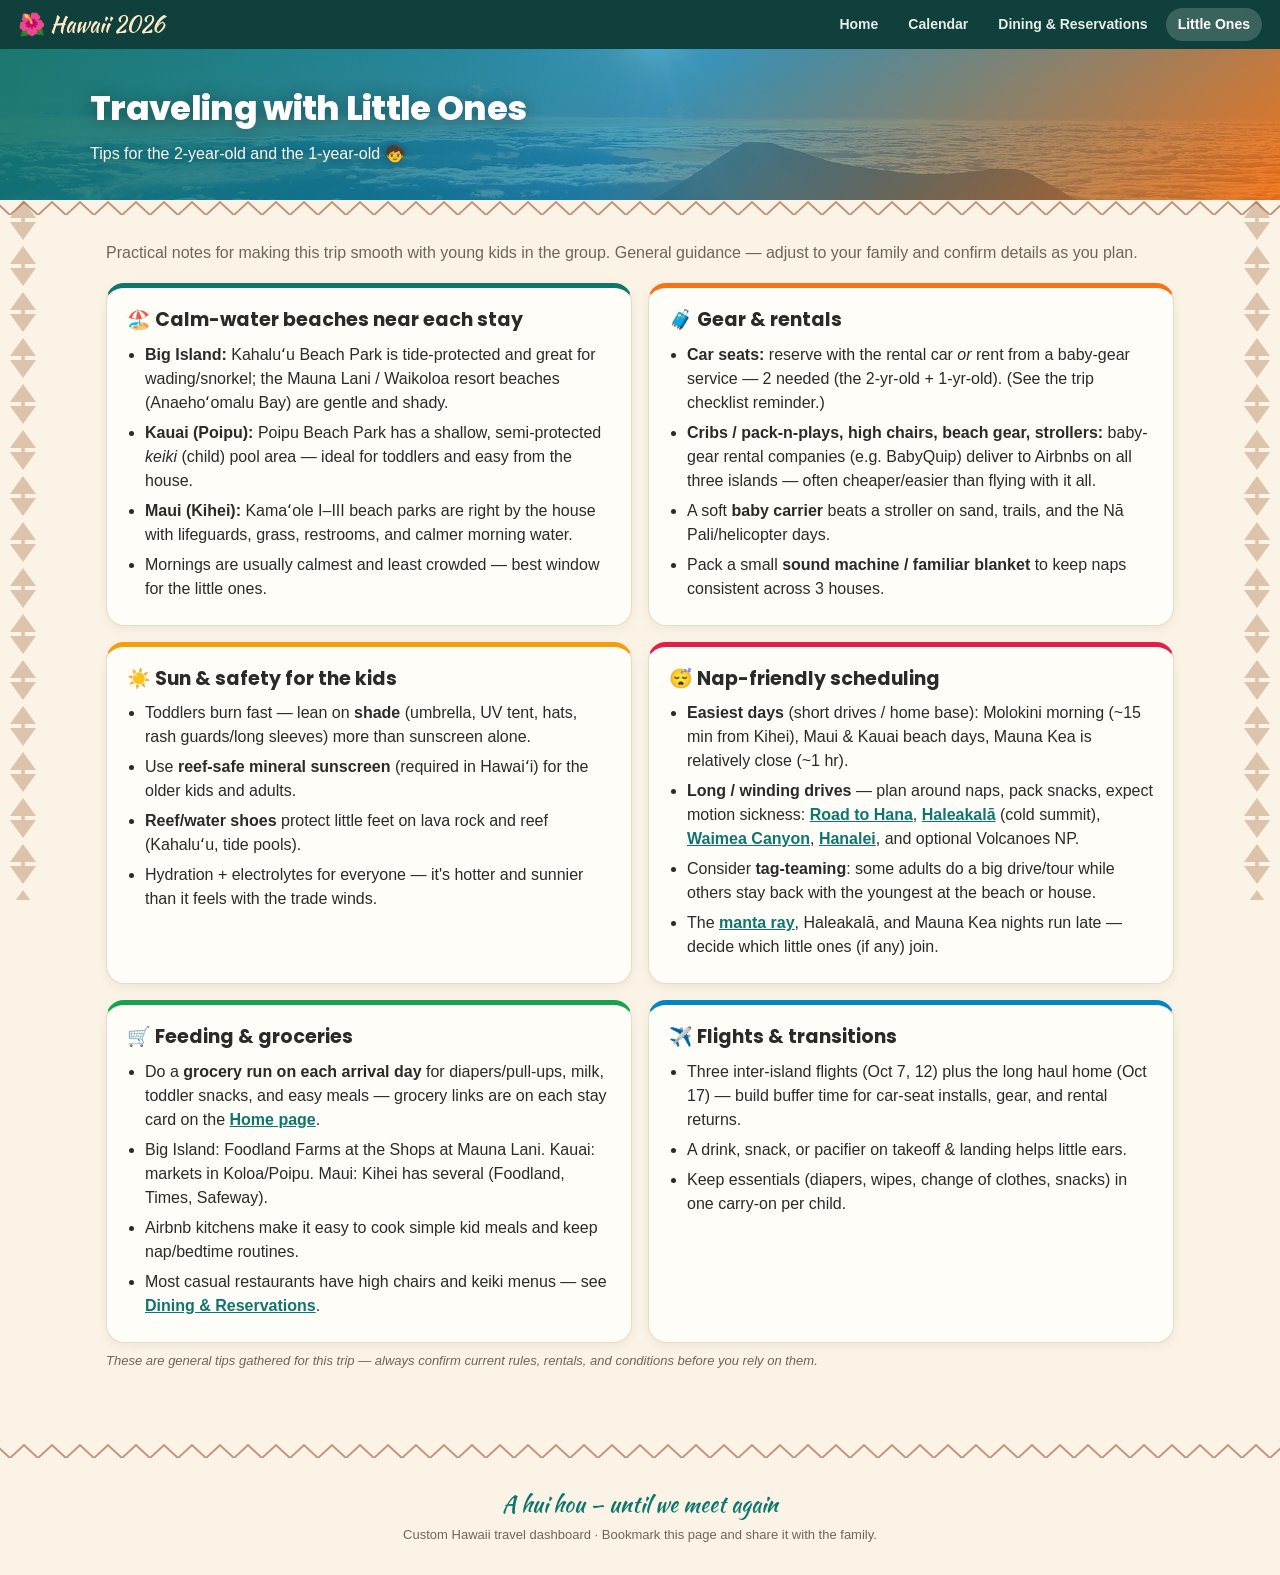
<file: littleones.html>
<!doctype html>
<html lang="en">
<head>
<meta charset="utf-8">
<meta name="viewport" content="width=device-width, initial-scale=1">
<title>Traveling with Little Ones · Hawaii 2026</title>
<link rel="preconnect" href="https://fonts.googleapis.com">
<link rel="preconnect" href="https://fonts.gstatic.com" crossorigin>
<link href="https://fonts.googleapis.com/css2?family=Kaushan+Script&family=Poppins:wght@600;700;800&display=swap" rel="stylesheet">
<link rel="stylesheet" href="styles.css">
</head>
<body>
<div class="site-nav">
  <a class="brand" href="index.html">🌺 Hawaii 2026</a>
  <div class="site-links">
    <a class="site-link" href="index.html">Home</a>
    <a class="site-link" href="calendar.html">Calendar</a>
    <a class="site-link" href="dining.html">Dining &amp; Reservations</a>
    <a class="site-link active" href="littleones.html">Little Ones</a>
  </div>
</div>

<header class="page-header" style="background-image:linear-gradient(135deg, rgba(15,118,110,.9), rgba(2,132,199,.72) 50%, rgba(249,115,22,.86)), url('images/bigisland.jpg')">
  <div class="header-inner">
    <h1>Traveling with Little Ones</h1>
    <div class="subtitle">Tips for the 2-year-old and the 1-year-old 🧒</div>
  </div>
</header>
<div class="tapa-band"></div>

<main>
  <p class="lead">Practical notes for making this trip smooth with young kids in the group. General guidance — adjust to your family and confirm details as you plan.</p>

  <div class="tips-grid">

    <div class="tip-card" style="border-top:5px solid var(--teal)">
      <h3>🏖️ Calm-water beaches near each stay</h3>
      <ul>
        <li><strong>Big Island:</strong> Kahaluʻu Beach Park is tide-protected and great for wading/snorkel; the Mauna Lani / Waikoloa resort beaches (Anaehoʻomalu Bay) are gentle and shady.</li>
        <li><strong>Kauai (Poipu):</strong> Poipu Beach Park has a shallow, semi-protected <em>keiki</em> (child) pool area — ideal for toddlers and easy from the house.</li>
        <li><strong>Maui (Kihei):</strong> Kamaʻole I–III beach parks are right by the house with lifeguards, grass, restrooms, and calmer morning water.</li>
        <li>Mornings are usually calmest and least crowded — best window for the little ones.</li>
      </ul>
    </div>

    <div class="tip-card" style="border-top:5px solid var(--coral)">
      <h3>🧳 Gear &amp; rentals</h3>
      <ul>
        <li><strong>Car seats:</strong> reserve with the rental car <em>or</em> rent from a baby-gear service — 2 needed (the 2-yr-old + 1-yr-old). (See the trip checklist reminder.)</li>
        <li><strong>Cribs / pack-n-plays, high chairs, beach gear, strollers:</strong> baby-gear rental companies (e.g. BabyQuip) deliver to Airbnbs on all three islands — often cheaper/easier than flying with it all.</li>
        <li>A soft <strong>baby carrier</strong> beats a stroller on sand, trails, and the Nā Pali/helicopter days.</li>
        <li>Pack a small <strong>sound machine / familiar blanket</strong> to keep naps consistent across 3 houses.</li>
      </ul>
    </div>

    <div class="tip-card" style="border-top:5px solid var(--gold)">
      <h3>☀️ Sun &amp; safety for the kids</h3>
      <ul>
        <li>Toddlers burn fast — lean on <strong>shade</strong> (umbrella, UV tent, hats, rash guards/long sleeves) more than sunscreen alone.</li>
        <li>Use <strong>reef-safe mineral sunscreen</strong> (required in Hawaiʻi) for the older kids and adults.</li>
        <li><strong>Reef/water shoes</strong> protect little feet on lava rock and reef (Kahaluʻu, tide pools).</li>
        <li>Hydration + electrolytes for everyone — it's hotter and sunnier than it feels with the trade winds.</li>
      </ul>
    </div>

    <div class="tip-card" style="border-top:5px solid var(--hibiscus)">
      <h3>😴 Nap-friendly scheduling</h3>
      <ul>
        <li><strong>Easiest days</strong> (short drives / home base): Molokini morning (~15 min from Kihei), Maui &amp; Kauai beach days, Mauna Kea is relatively close (~1 hr).</li>
        <li><strong>Long / winding drives</strong> — plan around naps, pack snacks, expect motion sickness: <a href="index.html#day-oct-14">Road to Hana</a>, <a href="index.html#day-oct-16">Haleakalā</a> (cold summit), <a href="index.html#day-oct-9">Waimea Canyon</a>, <a href="index.html#day-oct-11">Hanalei</a>, and optional Volcanoes NP.</li>
        <li>Consider <strong>tag-teaming</strong>: some adults do a big drive/tour while others stay back with the youngest at the beach or house.</li>
        <li>The <a href="index.html#day-oct-5">manta ray</a>, Haleakalā, and Mauna Kea nights run late — decide which little ones (if any) join.</li>
      </ul>
    </div>

    <div class="tip-card" style="border-top:5px solid var(--palm)">
      <h3>🛒 Feeding &amp; groceries</h3>
      <ul>
        <li>Do a <strong>grocery run on each arrival day</strong> for diapers/pull-ups, milk, toddler snacks, and easy meals — grocery links are on each stay card on the <a href="index.html#stays">Home page</a>.</li>
        <li>Big Island: Foodland Farms at the Shops at Mauna Lani. Kauai: markets in Koloa/Poipu. Maui: Kihei has several (Foodland, Times, Safeway).</li>
        <li>Airbnb kitchens make it easy to cook simple kid meals and keep nap/bedtime routines.</li>
        <li>Most casual restaurants have high chairs and keiki menus — see <a href="dining.html">Dining &amp; Reservations</a>.</li>
      </ul>
    </div>

    <div class="tip-card" style="border-top:5px solid var(--blue)">
      <h3>✈️ Flights &amp; transitions</h3>
      <ul>
        <li>Three inter-island flights (Oct 7, 12) plus the long haul home (Oct 17) — build buffer time for car-seat installs, gear, and rental returns.</li>
        <li>A drink, snack, or pacifier on takeoff &amp; landing helps little ears.</li>
        <li>Keep essentials (diapers, wipes, change of clothes, snacks) in one carry-on per child.</li>
      </ul>
    </div>

  </div>

  <p class="caveat">These are general tips gathered for this trip — always confirm current rules, rentals, and conditions before you rely on them.</p>
</main>

<div class="tapa-band"></div>
<footer>
  <span class="aloha">A hui hou — until we meet again</span>
  Custom Hawaii travel dashboard · Bookmark this page and share it with the family.
</footer>
</body>
</html>
</file>
<file: styles.css>
/* ===========================================================
   Hawaii 2026 — shared styles (Hawaiian / Polynesian theme)
   Used by index.html, calendar.html, dining.html, littleones.html
   =========================================================== */
:root {
  --sand: #fbf3e6;
  --bg: #fbf3e6;
  --text: #2c2a26;
  --muted: #6f6659;
  --card: #fffdf8;
  --border: #e7dcc6;
  /* Hawaiian accent set */
  --teal: #0f766e;
  --blue: #0284c7;
  --coral: #f97316;
  --gold: #f59e0b;
  --hibiscus: #e11d48;
  --palm: #16a34a;
  /* fonts */
  --font-head: 'Poppins', 'Segoe UI', Helvetica, Arial, sans-serif;
  --font-script: 'Kaushan Script', 'Brush Script MT', cursive;
}
* { box-sizing: border-box; }
body {
  margin: 0;
  font-family: Arial, Helvetica, sans-serif;
  background: var(--bg);
  color: var(--text);
  line-height: 1.5;
}

/* --- Polynesian tapa side-margins (wide screens only) --- */
body::before, body::after {
  content: "";
  position: fixed;
  top: 0; bottom: 0;
  width: 46px;
  z-index: 0;
  pointer-events: none;
  opacity: .5;
  background: url("data:image/svg+xml,%3Csvg%20xmlns='http://www.w3.org/2000/svg'%20width='46'%20height='46'%3E%3Cg%20fill='saddlebrown'%20fill-opacity='0.55'%3E%3Cpath%20d='M23%203%20L36%2021%20L10%2021%20Z'/%3E%3Cpath%20d='M23%2043%20L36%2025%20L10%2025%20Z'/%3E%3Ccircle%20cx='23'%20cy='23'%20r='2.2'/%3E%3C/g%3E%3C/svg%3E") repeat-y center;
  background-size: 46px 46px;
}
body::before { left: 0; }
body::after { right: 0; }
header, nav, main, footer, .site-nav { position: relative; z-index: 1; }
@media (max-width: 1180px) {
  body::before, body::after { display: none; }
}

/* --- Decorative tapa triangle band --- */
.tapa-band {
  height: 15px;
  background: url("data:image/svg+xml,%3Csvg%20xmlns='http://www.w3.org/2000/svg'%20width='28'%20height='15'%3E%3Cpath%20d='M0%2015%20L14%202%20L28%2015'%20fill='none'%20stroke='sienna'%20stroke-width='2'%20stroke-opacity='0.6'/%3E%3C/svg%3E") repeat-x center;
  background-size: 28px 15px;
}

/* --- Top site navigation (all pages) --- */
.site-nav {
  background: #10403b;
  color: #fff;
  display: flex;
  align-items: center;
  justify-content: space-between;
  gap: 10px;
  flex-wrap: wrap;
  padding: 8px 18px;
}
.site-nav .brand {
  font-family: var(--font-script);
  font-size: 22px;
  color: #ffe9c7;
  text-decoration: none;
  white-space: nowrap;
}
.site-nav .site-links { display: flex; gap: 6px; flex-wrap: wrap; }
.site-nav a.site-link {
  color: #fff;
  text-decoration: none;
  opacity: .9;
  padding: 6px 12px;
  border-radius: 999px;
  font-size: 14px;
  font-weight: 600;
}
.site-nav a.site-link:hover, .site-nav a.site-link.active {
  background: rgba(255,255,255,.18);
  opacity: 1;
}

/* --- Header (index big hero) --- */
header {
  background: linear-gradient(135deg, rgba(15,118,110,.86), rgba(2,132,199,.72) 48%, rgba(249,115,22,.82)), url('images/kauai.jpg') center 40% / cover no-repeat;
  color: white;
  padding: 54px 22px 46px;
}
.header-inner { max-width: 1100px; margin: 0 auto; }
h1 {
  margin: 0;
  font-family: var(--font-head);
  font-weight: 800;
  font-size: 42px;
  letter-spacing: -0.02em;
  text-shadow: 0 2px 18px rgba(0,0,0,.35);
}
.subtitle {
  font-size: 18px;
  opacity: .97;
  margin-top: 8px;
  text-shadow: 0 1px 10px rgba(0,0,0,.35);
}

/* --- Compact header for subpages --- */
.page-header {
  color: #fff;
  padding: 34px 22px;
  background: linear-gradient(135deg, rgba(15,118,110,.9), rgba(2,132,199,.78) 50%, rgba(249,115,22,.86));
  background-size: cover;
  background-position: center;
}
.page-header .header-inner { max-width: 1100px; margin: 0 auto; }
.page-header h1 { font-size: 34px; }
.page-header .subtitle { font-size: 16px; }

/* Countdown */
.countdown { margin-top: 22px; display: flex; align-items: center; gap: 12px; flex-wrap: wrap; }
.countdown .cd-label { font-size: 14px; opacity: .95; text-transform: uppercase; letter-spacing: .08em; }
.cd-boxes { display: flex; gap: 10px; }
.cd-box {
  background: rgba(255,255,255,.16);
  border: 1px solid rgba(255,255,255,.28);
  border-radius: 14px;
  padding: 10px 14px;
  min-width: 64px;
  text-align: center;
  backdrop-filter: blur(6px);
}
.cd-box span { display:block; font-size: 28px; font-weight: 800; line-height: 1; }
.cd-box small { display:block; font-size: 12px; opacity: .9; margin-top: 4px; text-transform: uppercase; letter-spacing: .06em; }
.cd-done { font-family: var(--font-script); font-size: 30px; font-weight: 400; }

.quick-grid { margin-top: 24px; display: grid; grid-template-columns: repeat(4, minmax(0, 1fr)); gap: 12px; }
.quick {
  background: rgba(255,255,255,.16);
  border: 1px solid rgba(255,255,255,.25);
  border-radius: 16px;
  padding: 14px;
  backdrop-filter: blur(6px);
}
.quick strong { display:block; font-size:15px; }
.quick span { font-size:13px; opacity:.92; }

/* Sticky in-page nav (index) */
nav {
  position: sticky;
  top: 0;
  z-index: 10;
  background: rgba(255,251,244,.95);
  border-bottom: 1px solid var(--border);
  backdrop-filter: blur(8px);
}
.nav-inner { max-width: 1100px; margin: 0 auto; display: flex; gap: 8px; padding: 10px 16px; overflow-x: auto; }
.nav-inner a, .filter-btn {
  border: 1px solid var(--border);
  background: var(--card);
  border-radius: 999px;
  padding: 8px 12px;
  white-space: nowrap;
  text-decoration: none;
  color: var(--text);
  font-size: 14px;
  cursor: pointer;
}
.nav-inner a:hover, .filter-btn:hover { background:#f3ead7; }
.filter-btn.active { background:var(--teal); color:white; border-color:var(--teal); }

main { max-width: 1100px; margin: 0 auto; padding: 26px 16px 60px; }
.lead { color: var(--muted); font-size: 16px; margin: 0 0 8px; }

/* Island hero banners */
.islands { margin-top: 20px; }
.island-hero {
  position: relative;
  min-height: 62vh;
  border-radius: 22px;
  overflow: hidden;
  margin: 16px 0;
  display: flex;
  align-items: flex-end;
  color: white;
  box-shadow: 0 8px 26px rgba(15,23,42,.16);
  background-size: cover;
  background-position: center;
}
.island-hero::after {
  content: "";
  position: absolute;
  inset: 0;
  background: linear-gradient(to top, rgba(2,6,23,.82) 0%, rgba(2,6,23,.25) 45%, rgba(2,6,23,.05) 100%);
}
.island-hero .ih-content { position: relative; z-index: 1; padding: 26px 26px 28px; width: 100%; }
.island-hero h2 {
  margin: 0;
  font-family: var(--font-script);
  font-weight: 400;
  font-size: 52px;
  letter-spacing: 0;
  text-shadow: 0 2px 16px rgba(0,0,0,.5);
}
.island-hero .ih-dates { font-size: 16px; font-weight: 700; opacity: .96; margin-top: 4px; }
.island-hero .ih-highlights { margin: 8px 0 16px; font-size: 15px; opacity: .95; }
.ih-btn {
  display: inline-block; background: white; color: #0f172a; border: 0;
  border-radius: 999px; padding: 10px 18px; font-weight: 800; font-size: 15px;
  cursor: pointer; text-decoration: none;
}
.ih-btn:hover { background: #ffe9c7; }

.section-title { display:flex; align-items:end; justify-content:space-between; gap: 12px; margin-top: 34px; }
.section-title h2 { margin:0; font-family: var(--font-head); font-weight: 800; font-size: 28px; letter-spacing:-.01em; color:#173a36; }
.section-title p { color: var(--muted); margin: 6px 0 0; }

.day-grid { display: grid; grid-template-columns: repeat(2, minmax(0,1fr)); gap: 16px; margin-top: 18px; }
.day-card {
  background: var(--card);
  border: 1px solid var(--border);
  border-left: 7px solid var(--accent);
  border-radius: 18px;
  padding: 18px;
  box-shadow: 0 3px 12px rgba(15, 23, 42, .06);
  scroll-margin-top: 70px;
}
.day-card.hash-highlight { box-shadow: 0 0 0 3px var(--gold), 0 3px 12px rgba(15,23,42,.10); }
.day-top { display:flex; justify-content:space-between; gap: 12px; }
.date { color: var(--accent); font-weight: 800; }
.date span { color: var(--muted); font-weight: 500; margin-left: 4px; }
.day-card h3 { margin: 5px 0 0; font-family: var(--font-head); font-weight: 700; font-size: 20px; }
.island { color: var(--muted); margin: 2px 0 0; font-size: 14px; }
.summary { margin: 12px 0 0; }
button {
  border: 1px solid var(--border);
  background: #f3ead7;
  border-radius: 999px;
  padding: 7px 11px;
  cursor: pointer;
  height: 34px;
}
.details { display: none; margin-top: 14px; border-top: 1px solid var(--border); padding-top: 12px; }
.details.open { display:block; }
.details ul { margin: 0 0 12px 18px; padding: 0; }
.note { background: #fff7ed; border: 1px solid #fed7aa; border-radius: 12px; padding: 10px; margin: 10px 0; color: #7c2d12; }
.links { display:flex; flex-wrap:wrap; gap: 8px; margin-top: 12px; }
.links a, .booking-card a {
  display:inline-block; background: #e0f2fe; color: #075985;
  border-radius: 999px; padding: 8px 11px; text-decoration:none; font-weight: 700; font-size: 14px;
}
.map-wrap { margin-top: 12px; }
.map-wrap iframe { width: 100%; height: 240px; border: 1px solid var(--border); border-radius: 14px; }
.map-wrap .map-cap { font-size: 12px; color: var(--muted); margin-top: 6px; }
.drive {
  background:#e9f8f6; border:1px solid #a7e3d8; color:#155e56;
  border-radius:12px; padding:10px 12px; margin:10px 0; font-size:14px;
}
.drive a { color:#0e766a; font-weight:700; text-decoration:none; }
.drive a:hover { text-decoration:underline; }

/* Stays */
.stays-grid { display: grid; grid-template-columns: repeat(3, minmax(0,1fr)); gap: 16px; margin-top: 18px; }
.stay-card {
  background: var(--card); border: 1px solid var(--border); border-top: 6px solid var(--accent);
  border-radius: 18px; padding: 18px; box-shadow: 0 3px 12px rgba(15, 23, 42, .06);
}
.stay-card h3 { margin: 0 0 4px; font-family: var(--font-head); font-weight: 700; font-size: 20px; }
.stay-card .stay-dates { color: var(--accent); font-weight: 800; font-size: 14px; }
.stay-card .stay-addr { color: var(--muted); font-size: 14px; margin: 8px 0; }
.stay-card iframe { width: 100%; height: 180px; border: 1px solid var(--border); border-radius: 12px; margin-top: 8px; }
.stay-card.pending { border-top-color: #cbd5e1; background: #f8fafc; }
.stay-card .stay-links { display:flex; flex-wrap:wrap; gap:8px; margin-top:10px; }
.stay-card .stay-links a {
  display:inline-block; background:#e0f2fe; color:#075985;
  border-radius:999px; padding:7px 11px; text-decoration:none; font-weight:700; font-size:13px;
}

/* Booking / generic cards */
.booking-grid { display: grid; grid-template-columns: repeat(3, minmax(0,1fr)); gap: 16px; margin-top: 18px; }
.booking-card {
  background: var(--card); border: 1px solid var(--border); border-radius: 18px;
  padding: 18px; box-shadow: 0 3px 12px rgba(15, 23, 42, .06);
}
.booking-card h3 { margin:0 0 6px; font-family: var(--font-head); font-weight: 700; }

/* Checklist */
.checklist { background:var(--card); border:1px solid var(--border); border-radius:18px; padding:18px; margin-top:18px; }
.person-row {
  display: flex; align-items: center; gap: 10px; flex-wrap: wrap;
  margin-bottom: 8px; padding-bottom: 14px; border-bottom: 1px solid var(--border);
}
.person-row label { font-weight: 700; }
.person-row input[type="text"] {
  border: 1px solid var(--border); border-radius: 999px; padding: 9px 14px; font-size: 15px; min-width: 220px;
}
.person-row .saved-note { font-size: 13px; color: var(--palm); font-weight: 700; }
.checklist-items label { display:block; padding: 9px 0; border-bottom:1px solid #f1ead9; }
.checklist-items label:last-child { border-bottom:0; }

/* ===== Calendar page ===== */
.cal-legend { display:flex; gap:14px; flex-wrap:wrap; margin:16px 0 6px; }
.cal-legend span { display:inline-flex; align-items:center; gap:6px; font-size:13px; color:var(--muted); }
.cal-legend i { width:14px; height:14px; border-radius:4px; display:inline-block; }
.cal-head { display:grid; grid-template-columns:repeat(7,1fr); gap:8px; text-align:center; font-weight:700; color:var(--muted); font-size:13px; margin-top:10px; }
.cal-grid { display:grid; grid-template-columns:repeat(7,1fr); gap:8px; margin-top:8px; }
.cal-cell {
  min-height:118px; border:1px solid var(--border); border-radius:12px;
  padding:8px; background:var(--card); font-size:13px;
}
.cal-cell.empty { background:transparent; border:none; }
.cal-cell.trip { border-top:5px solid var(--accent); }
.cal-cell .dnum { font-weight:800; font-size:15px; }
.cal-cell .dow { color:var(--muted); font-size:11px; }
.cal-badge { display:inline-block; font-size:11px; font-weight:700; color:#fff; background:var(--accent); border-radius:999px; padding:1px 8px; margin-top:5px; }
.cal-act { margin-top:5px; color:var(--text); font-size:12px; line-height:1.3; }
.cal-cell a.cal-link { text-decoration:none; color:inherit; display:block; }
.cal-cell a.cal-link:hover .cal-act { text-decoration:underline; }
@media (max-width:800px) {
  .cal-head { display:none; }
  .cal-grid { grid-template-columns:1fr; }
  .cal-cell.empty { display:none; }
  .cal-cell { min-height:auto; display:flex; flex-wrap:wrap; align-items:center; gap:8px; }
  .cal-cell .cal-act { margin-top:0; }
}

/* ===== Dining / reservations page ===== */
.tracker { background:var(--card); border:1px solid var(--border); border-radius:18px; padding:18px; margin-top:14px; }
.tracker-form { display:grid; grid-template-columns:repeat(2,1fr); gap:10px; }
.tracker-form input, .tracker-form select, .tracker-form textarea {
  border:1px solid var(--border); border-radius:10px; padding:9px 12px; font-size:14px; font-family:inherit; width:100%;
}
.tracker-form .full { grid-column:1 / -1; }
.tracker-form textarea { min-height:52px; resize:vertical; }
.btn-primary {
  background:var(--teal); color:#fff; border:0; border-radius:999px;
  padding:10px 18px; font-weight:800; font-size:14px; cursor:pointer; height:auto;
}
.btn-primary:hover { background:#0c5f58; }
.res-list { margin-top:16px; }
.res-item { border:1px solid var(--border); border-left:5px solid var(--coral); border-radius:12px; padding:12px 14px; margin-top:10px; background:#fff; }
.res-item h4 { margin:0 0 3px; font-family:var(--font-head); }
.res-type { display:inline-block; font-size:11px; font-weight:700; color:#fff; background:var(--coral); border-radius:999px; padding:1px 8px; margin-left:6px; vertical-align:middle; }
.res-meta { font-size:13px; color:var(--muted); }
.res-notes { font-size:13px; margin-top:5px; }
.res-actions { margin-top:9px; display:flex; gap:8px; }
.btn-sm { font-size:13px; padding:5px 11px; height:auto; border-radius:999px; border:1px solid var(--border); background:#f3ead7; cursor:pointer; }
.btn-sm.danger { color:#b91c1c; border-color:#fecaca; background:#fef2f2; }
.disclaimer { background:#fef9c3; border:1px solid #fde68a; color:#713f12; border-radius:10px; padding:8px 12px; font-size:13px; margin:12px 0; }
.caveat { font-size:13px; color:var(--muted); font-style:italic; margin-top:8px; }
.sources { font-size:12px; color:var(--muted); margin-top:10px; }
.sources a { color:var(--teal); }

/* ===== Little ones tips page ===== */
.tips-grid { display:grid; grid-template-columns:repeat(2,minmax(0,1fr)); gap:16px; margin-top:18px; }
.tip-card { background:var(--card); border:1px solid var(--border); border-radius:18px; padding:18px 20px; box-shadow:0 3px 12px rgba(15,23,42,.06); }
.tip-card h3 { margin:0 0 8px; font-family:var(--font-head); font-weight:700; font-size:19px; }
.tip-card ul { margin:0; padding-left:18px; }
.tip-card li { margin:6px 0; }
.tip-card a { color:var(--teal); font-weight:600; }

footer { color: var(--muted); text-align:center; padding: 30px; font-size: 13px; }
footer .aloha { font-family: var(--font-script); font-size: 22px; color: var(--teal); display:block; margin-bottom:4px; }

@media (max-width: 800px) {
  h1 { font-size: 32px; }
  .quick-grid, .day-grid, .booking-grid, .stays-grid, .tips-grid, .tracker-form { grid-template-columns: 1fr; }
  .island-hero { min-height: 54vh; }
  .island-hero h2 { font-size: 40px; }
  .cd-box { min-width: 56px; padding: 8px 10px; }
  .cd-box span { font-size: 22px; }
}
@media print {
  nav, .site-nav, button, .countdown, .island-hero, .map-wrap, .tapa-band, .tracker-form, .res-actions { display:none; }
  body { background:white; }
  body::before, body::after { display:none; }
  header, .page-header { background: #0f766e; }
  .day-grid, .booking-grid { display:block; }
  .day-card, .booking-card { break-inside: avoid; margin-bottom: 12px; box-shadow:none; }
  .details { display:block; }
}
</file>
